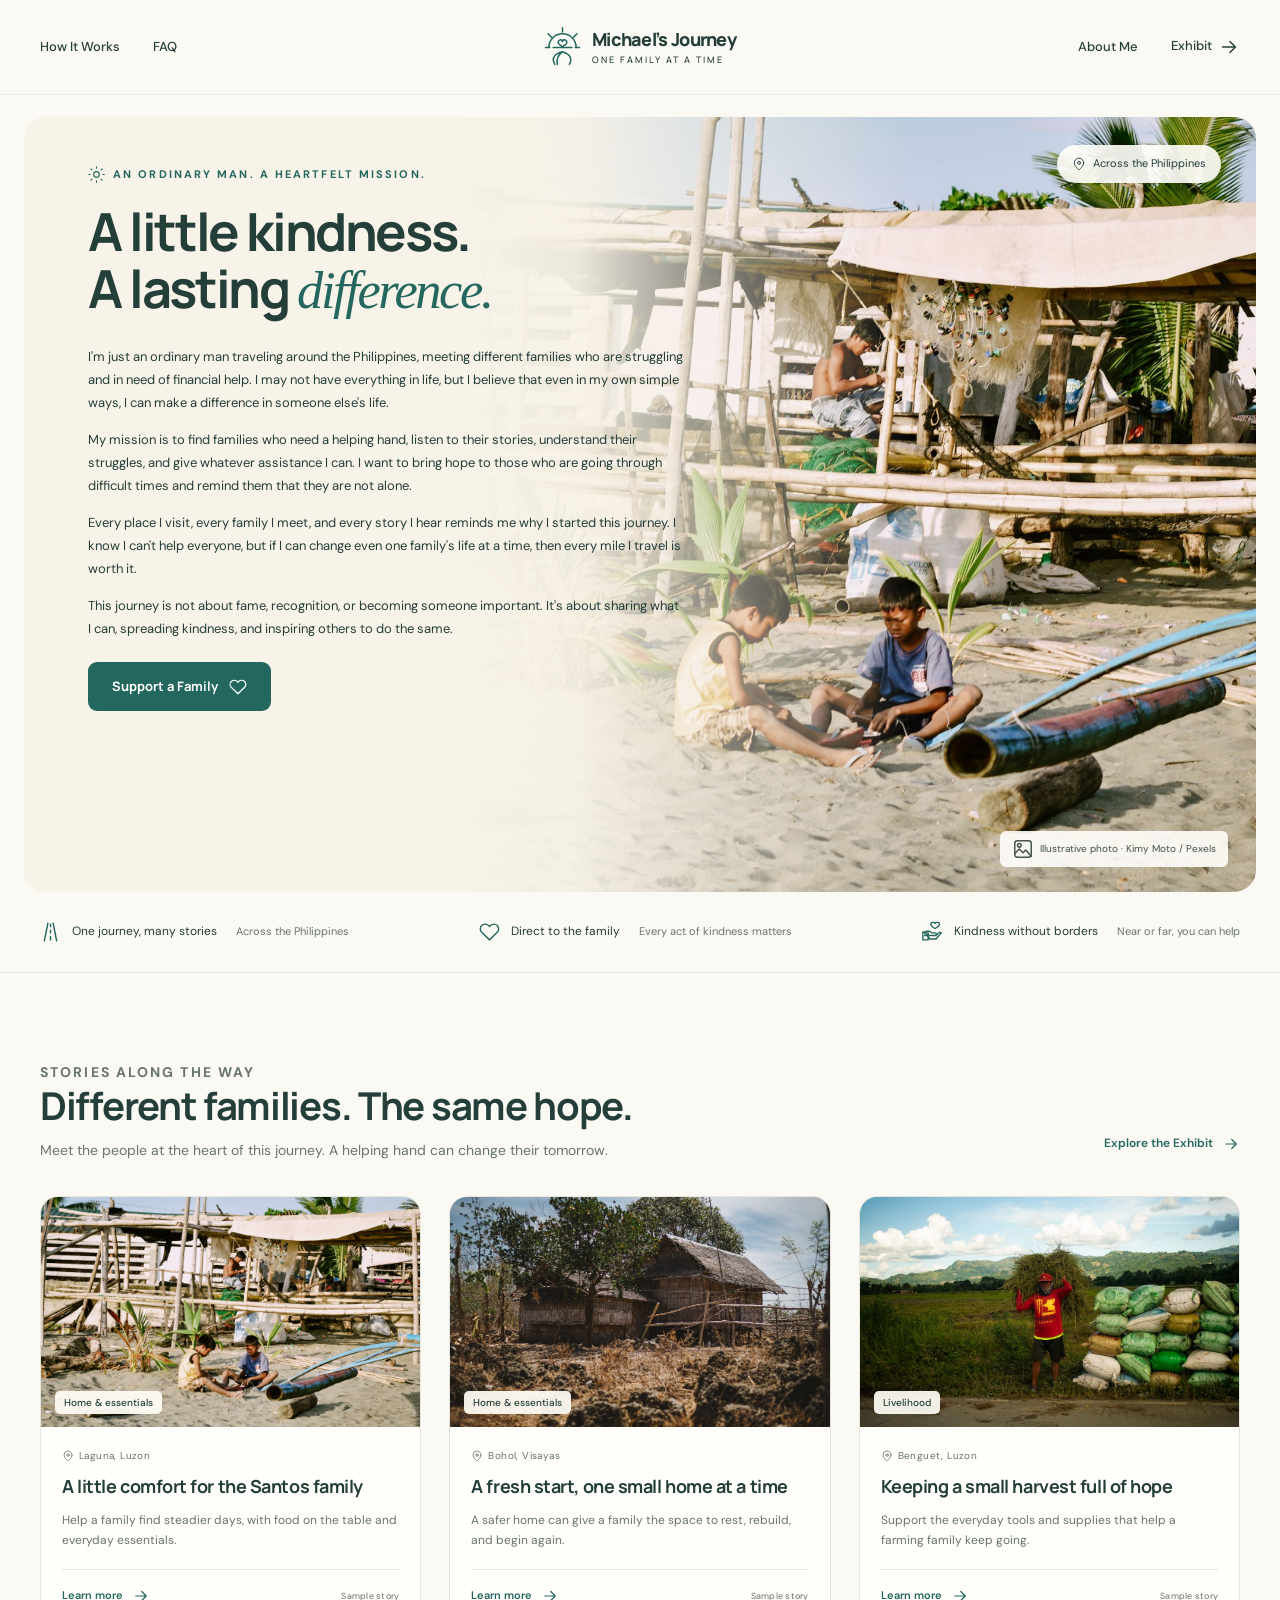
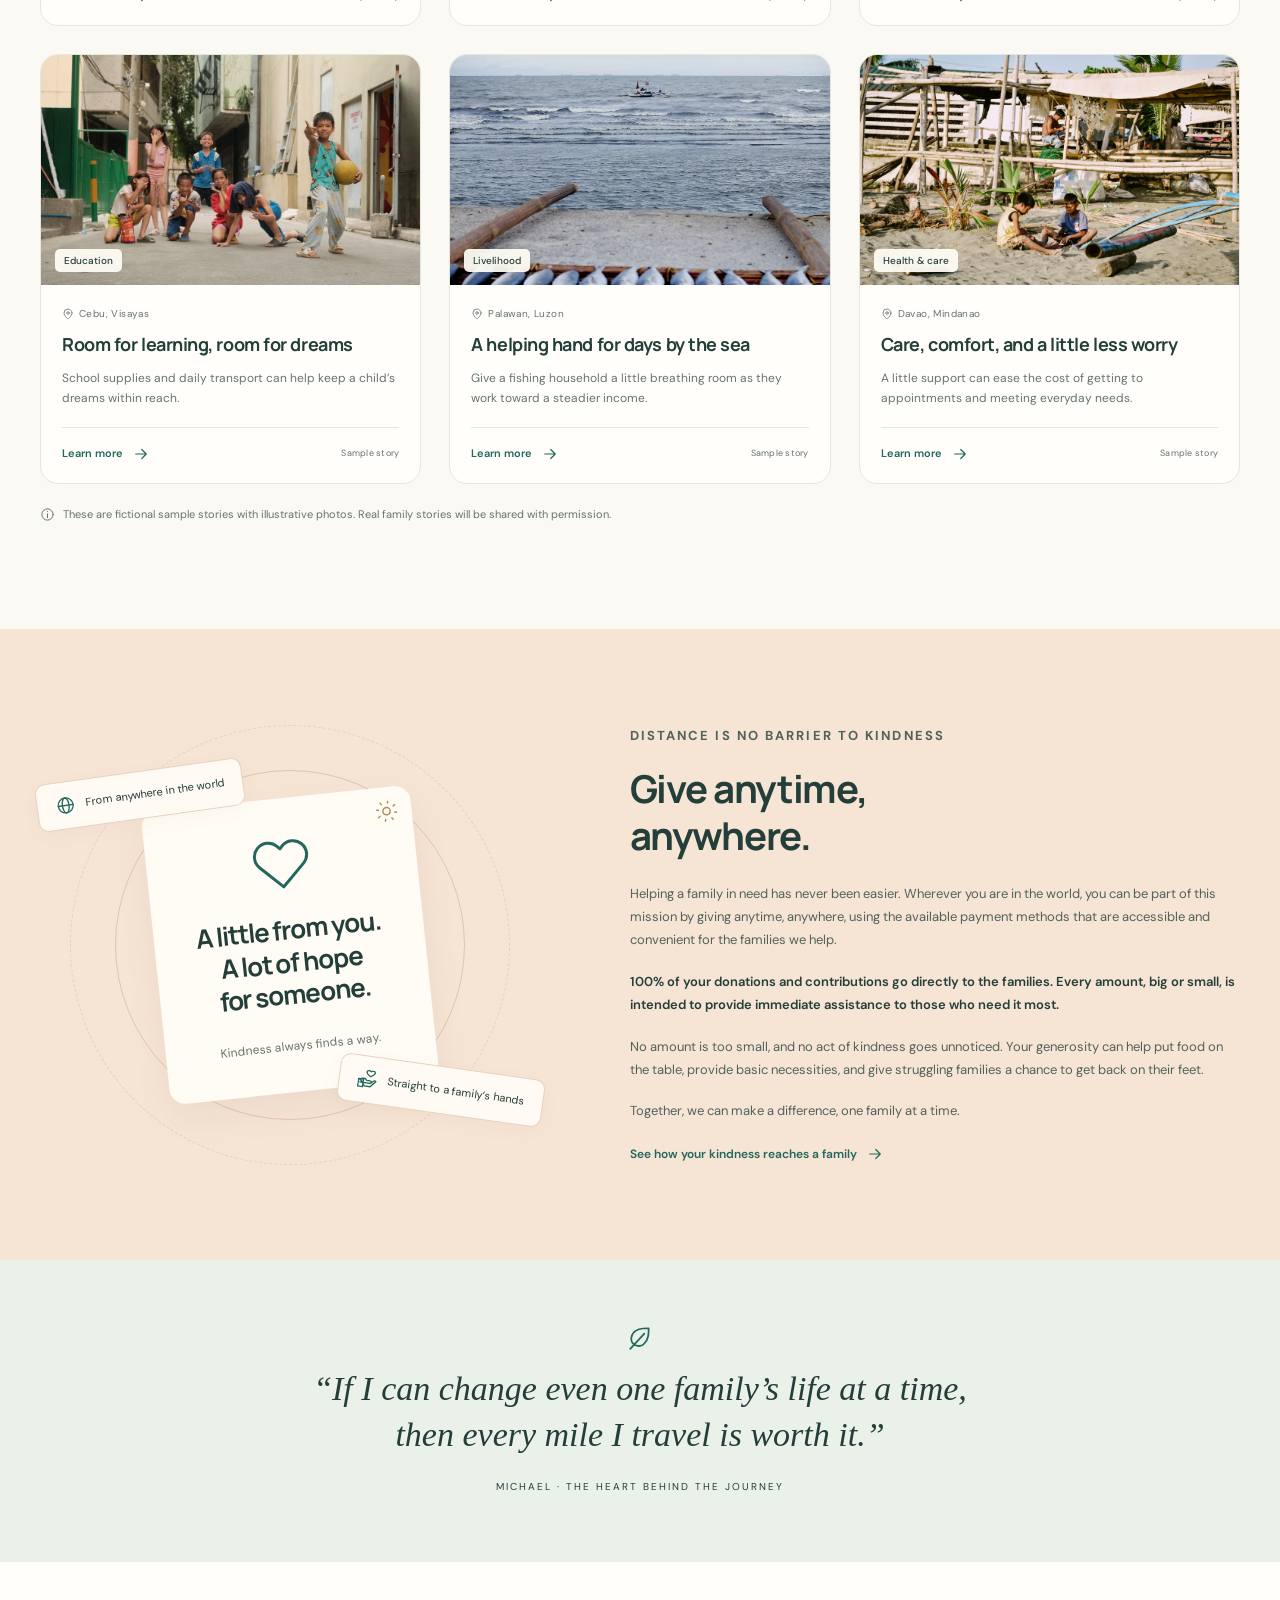
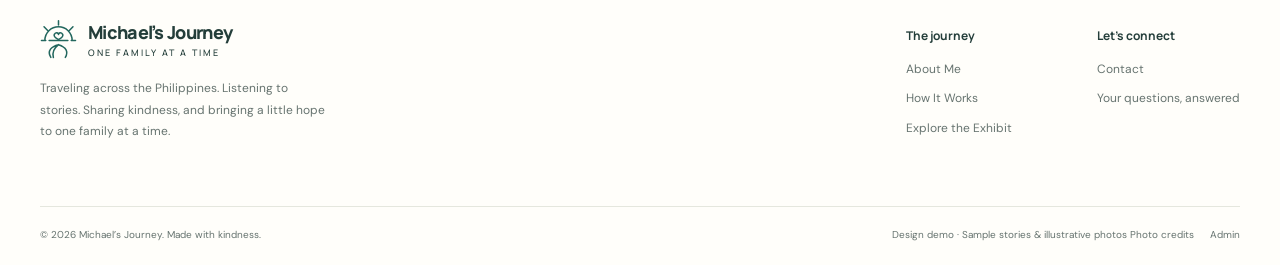
<file: index.html>
<!doctype html>
<html lang="en"><head><meta charset="utf-8"><meta name="viewport" content="width=device-width, initial-scale=1"><meta name="color-scheme" content="light"><meta name="description" content="Michael’s Journey — traveling across the Philippines, listening to family stories, and sharing kindness one family at a time. A local design demo."><meta name="referrer" content="strict-origin-when-cross-origin"><title>A little kindness. A lasting difference. | Michael’s Journey</title><link rel="icon" href="assets/favicon.svg" type="image/svg+xml"><link rel="stylesheet" href="assets/styles.css"><style>.sr-only{position:absolute;width:1px;height:1px;padding:0;margin:-1px;overflow:hidden;clip:rect(0,0,0,0);white-space:nowrap;border:0}</style><script src="assets/data.js" defer></script><script src="assets/common.js" defer></script><script src="assets/pages.js" defer></script></head><body data-page="home"><a class="skip-link" href="#main">Skip to content</a><header class="site-header"><div class="nav-wrap"><nav class="nav-left" aria-label="Information"><a class="nav-link" href="how-it-works.html">How It Works</a><a class="nav-link" href="faq.html">FAQ</a></nav><a class="brand" href="index.html" aria-label="Michael’s Journey — home"><svg class="brand-mark" viewBox="0 0 42 47" aria-hidden="true"><path d="M5 24a16 16 0 0 1 32 0M21 1v5M4 8l4 4m30-4-4 4M1 24h5m30 0h5M10 24h22"/><path d="M12 44c-5-8 1-13 9-15 9 3 12 8 8 15M21 29c-5 4-8 8-6 15"/><path d="M16 17c2-3 5-2 5 0 0-2 3-3 5 0 1 3-5 6-5 6s-6-3-5-6Z"/></svg><span>Michael’s Journey<small>One family at a time</small></span></a><nav class="nav-right" aria-label="Discover"><a class="nav-link" href="about.html">About Me</a><a class="nav-link" href="exhibit.html">Exhibit &nbsp;<svg class="" viewBox="0 0 24 24" aria-hidden="true"><use href="assets/icons.svg#arrow"></use></svg></a></nav><button class="mobile-toggle" aria-label="Open navigation" aria-expanded="false" aria-controls="mobile-nav"><svg class="" viewBox="0 0 24 24" aria-hidden="true"><use href="assets/icons.svg#menu"></use></svg></button></div><nav class="mobile-nav" id="mobile-nav" aria-label="Mobile navigation" hidden><a href="how-it-works.html">How It Works</a><a href="faq.html">FAQ</a><a href="about.html">About Me</a><a href="exhibit.html">Exhibit</a></nav></header><noscript><p class="noscript">Enable JavaScript to browse family stories, search the Exhibit, and use the local admin demo.</p></noscript><main id="main"><section class="hero" aria-labelledby="home-title"><img class="hero-photo" src="assets/images/family.jpg" alt="Three generations of women sharing a warm embrace outdoors — illustrative photo" fetchpriority="high"><div class="hero-content"><p class="eyebrow"><svg class="" viewBox="0 0 24 24" aria-hidden="true"><use href="assets/icons.svg#sun"></use></svg> An ordinary man. A heartfelt mission.</p><h1 id="home-title">A little kindness.<br>A lasting <em>difference.</em></h1><div class="intro"><p>I'm just an ordinary man traveling around the Philippines, meeting different families who are struggling and in need of financial help. I may not have everything in life, but I believe that even in my own simple ways, I can make a difference in someone else's life.</p><p>My mission is to find families who need a helping hand, listen to their stories, understand their struggles, and give whatever assistance I can. I want to bring hope to those who are going through difficult times and remind them that they are not alone.</p><p>Every place I visit, every family I meet, and every story I hear reminds me why I started this journey. I know I can't help everyone, but if I can change even one family's life at a time, then every mile I travel is worth it.</p><p>This journey is not about fame, recognition, or becoming someone important. It's about sharing what I can, spreading kindness, and inspiring others to do the same.</p></div><a class="btn" href="exhibit.html">Support a Family <svg class="" viewBox="0 0 24 24" aria-hidden="true"><use href="assets/icons.svg#heart"></use></svg></a></div><span class="journey-label"><svg class="" viewBox="0 0 24 24" aria-hidden="true"><use href="assets/icons.svg#pin"></use></svg> Across the Philippines</span><span class="hero-note"><svg class="" viewBox="0 0 24 24" aria-hidden="true"><use href="assets/icons.svg#image"></use></svg>Illustrative photo · Kimy Moto / Pexels</span></section><section class="values-strip" aria-label="The spirit of the journey"><div class="container values-inner"><div class="value"><svg class="" viewBox="0 0 24 24" aria-hidden="true"><use href="assets/icons.svg#road"></use></svg> One journey, many stories <small>Across the Philippines</small></div><div class="value"><svg class="" viewBox="0 0 24 24" aria-hidden="true"><use href="assets/icons.svg#heart"></use></svg> Direct to the family <small>Every act of kindness matters</small></div><div class="value"><svg class="" viewBox="0 0 24 24" aria-hidden="true"><use href="assets/icons.svg#hand"></use></svg> Kindness without borders <small>Near or far, you can help</small></div></div></section><section class="section container"><div class="section-heading"><div><p class="eyebrow">Stories along the way</p><h2>Different families. The same hope.</h2><p>Meet the people at the heart of this journey. A helping hand can change their tomorrow.</p></div><a class="text-link" href="exhibit.html">Explore the Exhibit <svg class="" viewBox="0 0 24 24" aria-hidden="true"><use href="assets/icons.svg#arrow"></use></svg></a></div><div id="home-stories" class="card-grid" aria-live="polite"><p class="loading">Gathering the stories…</p></div><p class="sample-note"><svg class="" viewBox="0 0 24 24" aria-hidden="true"><use href="assets/icons.svg#info"></use></svg>These are fictional sample stories with illustrative photos. Real family stories will be shared with permission.</p></section><section class="giving section"><div class="container giving-grid"><div class="giving-visual" aria-hidden="true"><div class="orbit"></div><div class="orbit two"></div><div class="giving-letter"><svg class="little-stamp" viewBox="0 0 24 24" aria-hidden="true"><use href="assets/icons.svg#sun"></use></svg><svg class="heart-large" viewBox="0 0 24 24" aria-hidden="true"><use href="assets/icons.svg#heart"></use></svg><h3>A little from you.<br>A lot of hope<br>for someone.</h3><p>Kindness always finds a way.</p></div><span class="orbit-tag tag-a"><svg class="" viewBox="0 0 24 24" aria-hidden="true"><use href="assets/icons.svg#globe"></use></svg>From anywhere in the world</span><span class="orbit-tag tag-b"><svg class="" viewBox="0 0 24 24" aria-hidden="true"><use href="assets/icons.svg#hand"></use></svg>Straight to a family’s hands</span></div><div class="giving-copy"><p class="eyebrow">Distance is no barrier to kindness</p><h2>Give anytime,<br>anywhere.</h2><p>Helping a family in need has never been easier. Wherever you are in the world, you can be part of this mission by giving anytime, anywhere, using the available payment methods that are accessible and convenient for the families we help.</p><p class="emphasis">100% of your donations and contributions go directly to the families. Every amount, big or small, is intended to provide immediate assistance to those who need it most.</p><p>No amount is too small, and no act of kindness goes unnoticed. Your generosity can help put food on the table, provide basic necessities, and give struggling families a chance to get back on their feet.</p><p>Together, we can make a difference, one family at a time.</p><a class="text-link" href="how-it-works.html">See how your kindness reaches a family <svg class="" viewBox="0 0 24 24" aria-hidden="true"><use href="assets/icons.svg#arrow"></use></svg></a></div></div></section><div class="quote-band"><svg class="" viewBox="0 0 24 24" aria-hidden="true"><use href="assets/icons.svg#leaf"></use></svg><p>“If I can change even one family’s life at a time,<br>then every mile I travel is worth it.”</p><small>Michael · The heart behind the journey</small></div></main><footer class="site-footer"><div class="container"><div class="footer-top"><div class="footer-about"><a class="brand" href="index.html" aria-label="Michael’s Journey — home"><svg class="brand-mark" viewBox="0 0 42 47" aria-hidden="true"><path d="M5 24a16 16 0 0 1 32 0M21 1v5M4 8l4 4m30-4-4 4M1 24h5m30 0h5M10 24h22"/><path d="M12 44c-5-8 1-13 9-15 9 3 12 8 8 15M21 29c-5 4-8 8-6 15"/><path d="M16 17c2-3 5-2 5 0 0-2 3-3 5 0 1 3-5 6-5 6s-6-3-5-6Z"/></svg><span>Michael’s Journey<small>One family at a time</small></span></a><p>Traveling across the Philippines. Listening to stories. Sharing kindness, and bringing a little hope to one family at a time.</p></div><div class="footer-links"><div><h4>The journey</h4><a href="about.html">About Me</a><a href="how-it-works.html">How It Works</a><a href="exhibit.html">Explore the Exhibit</a></div><div><h4>Let’s connect</h4><button data-contact>Contact</button><a href="faq.html">Your questions, answered</a></div></div></div><div class="footer-bottom"><span>© 2026 Michael’s Journey. Made with kindness.</span><span>Design demo · Sample stories &amp; illustrative photos <button data-credits>Photo credits</button><a href="admin.html">Admin</a></span></div></div></footer><dialog id="credits-dialog" class="modal"><button class="icon-btn dialog-close" data-close aria-label="Close photo credits"><svg class="" viewBox="0 0 24 24" aria-hidden="true"><use href="assets/icons.svg#x"></use></svg></button><p class="eyebrow">Made with real photographs</p><h2>Photo credits</h2><p>All photos are illustrative placeholders sourced from Pexels. The people pictured are not the fictional families in the sample stories and do not endorse this project.</p><ul><li><a href="https://www.pexels.com/photo/smiling-mother-and-daughters-hugging-19524029/" target="_blank" rel="noopener noreferrer">Kimy Moto — family embrace</a></li><li><a href="https://www.pexels.com/photo/asia-fujifilm-street-photo-street-photography-27848701/" target="_blank" rel="noopener noreferrer">Children in Manila</a></li><li><a href="https://www.pexels.com/photo/nipa-hut-house-beside-the-trees-4330942/" target="_blank" rel="noopener noreferrer">Nipa hut in the Philippines</a></li><li><a href="https://www.pexels.com/photo/farmer-carrying-harvest-in-rural-landscape-36440522/" target="_blank" rel="noopener noreferrer">Farmer carrying a harvest</a></li><li><a href="https://www.pexels.com/photo/fishing-boat-and-drying-fish-in-the-philippines-35230499/" target="_blank" rel="noopener noreferrer">Fishing boat and drying fish</a></li><li><a href="https://www.pexels.com/photo/aerial-photography-of-beautiful-paddy-field-6872748/" target="_blank" rel="noopener noreferrer">Rice terraces</a></li><li><a href="https://www.pexels.com/photo/fishing-boat-on-the-sea-9715021/" target="_blank" rel="noopener noreferrer">Fishing boat on the sea</a></li><li><a href="https://www.pexels.com/photo/a-family-smiling-at-the-camera-13017075/" target="_blank" rel="noopener noreferrer">Rendan Catipay — Baguio gathering</a></li></ul><p><a href="https://www.pexels.com/license/" target="_blank" rel="noopener noreferrer">Pexels license</a>. Images are resized for this demo. Fonts: DM Sans and Manrope, licensed under the SIL Open Font License.</p></dialog><dialog id="contact-dialog" class="modal"><button class="icon-btn dialog-close" data-close aria-label="Close contact information"><svg class="" viewBox="0 0 24 24" aria-hidden="true"><use href="assets/icons.svg#x"></use></svg></button><p class="eyebrow">Let’s stay connected</p><h2>A little kindness starts<br>with a conversation.</h2><p>This is a contact placeholder. Michael’s email address and social links will be added here when they are ready.</p><a class="text-link" href="about.html#contact">About this journey <svg class="" viewBox="0 0 24 24" aria-hidden="true"><use href="assets/icons.svg#arrow"></use></svg></a></dialog><div id="toast" class="toast" role="status" aria-live="polite" hidden></div></body></html>
</file>
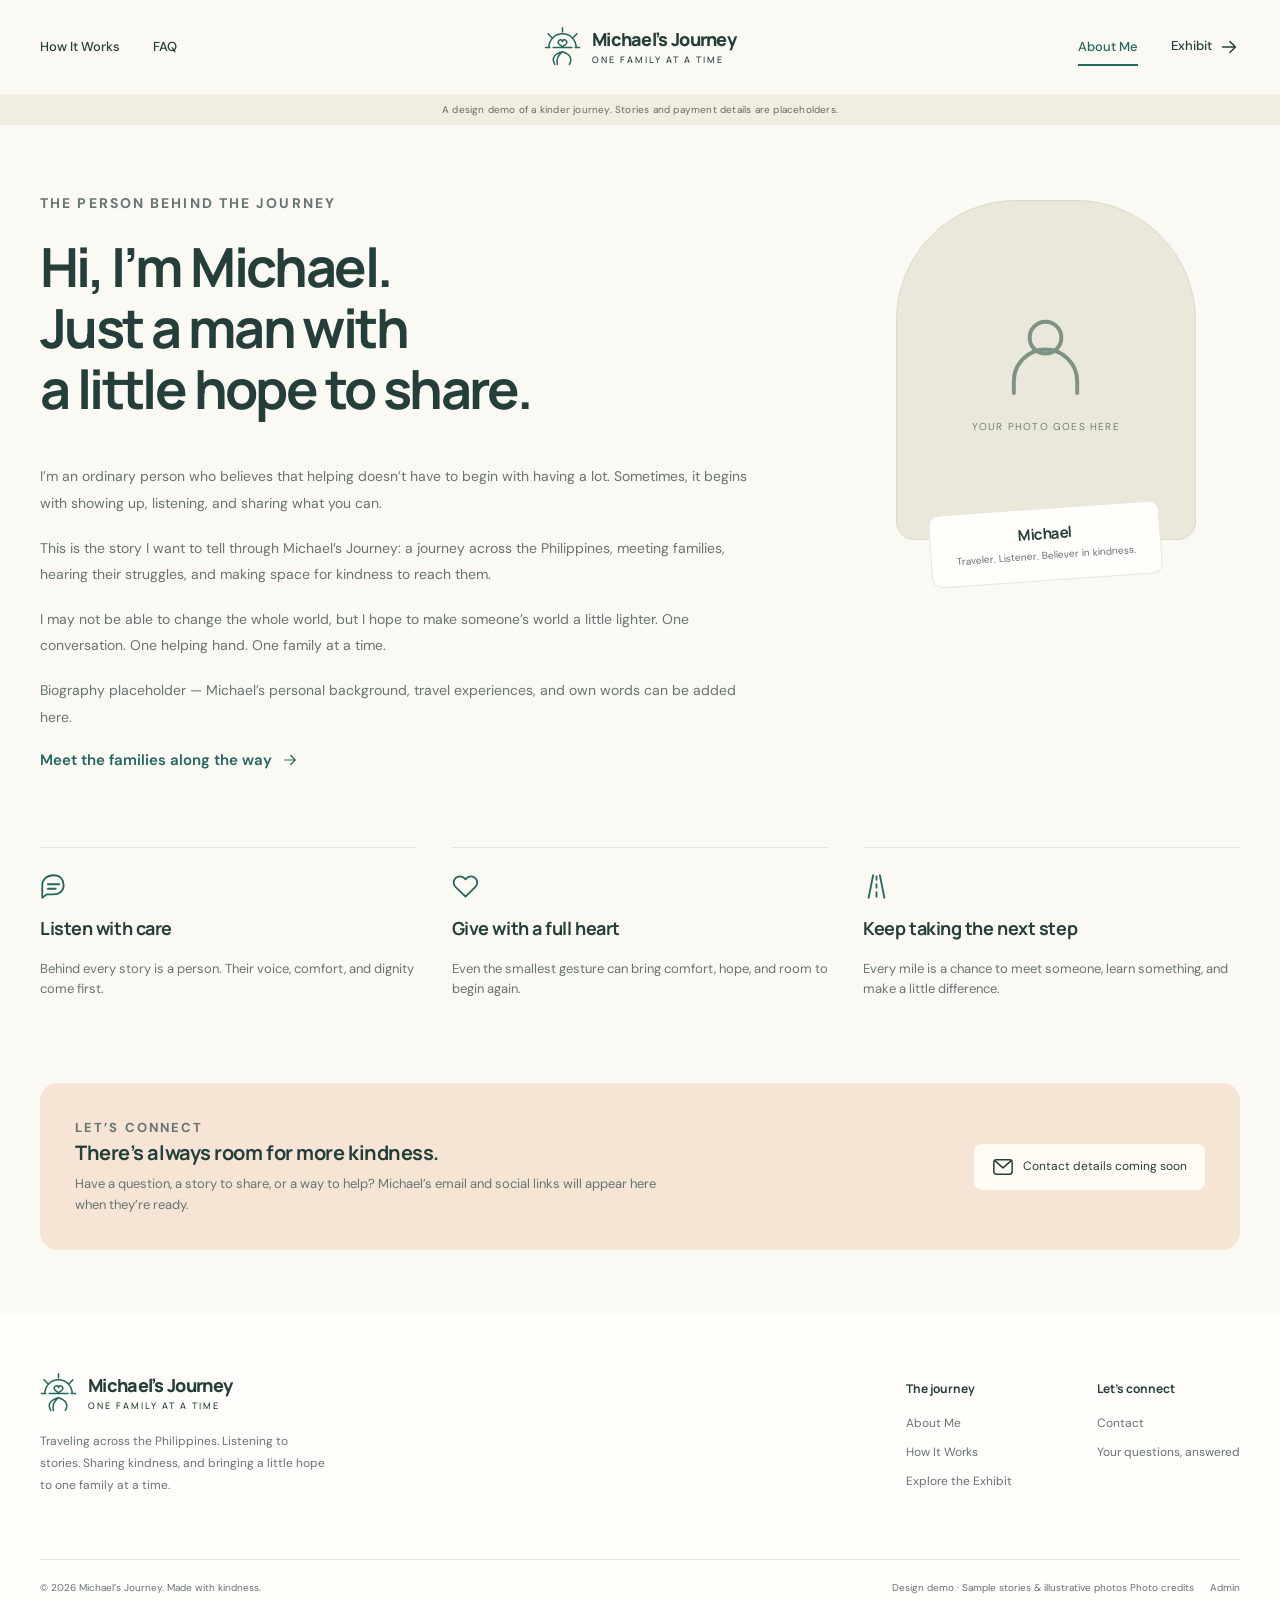
<file: about.html>
<!doctype html>
<html lang="en"><head><meta charset="utf-8"><meta name="viewport" content="width=device-width, initial-scale=1"><meta name="color-scheme" content="light"><meta name="description" content="Michael’s Journey — traveling across the Philippines, listening to family stories, and sharing kindness one family at a time. A local design demo."><meta name="referrer" content="strict-origin-when-cross-origin"><title>About Michael | Michael’s Journey</title><link rel="icon" href="assets/favicon.svg" type="image/svg+xml"><link rel="stylesheet" href="assets/styles.css"><style>.sr-only{position:absolute;width:1px;height:1px;padding:0;margin:-1px;overflow:hidden;clip:rect(0,0,0,0);white-space:nowrap;border:0}</style><script src="assets/data.js" defer></script><script src="assets/common.js" defer></script><script src="assets/pages.js" defer></script></head><body data-page="about"><a class="skip-link" href="#main">Skip to content</a><header class="site-header"><div class="nav-wrap"><nav class="nav-left" aria-label="Information"><a class="nav-link" href="how-it-works.html">How It Works</a><a class="nav-link" href="faq.html">FAQ</a></nav><a class="brand" href="index.html" aria-label="Michael’s Journey — home"><svg class="brand-mark" viewBox="0 0 42 47" aria-hidden="true"><path d="M5 24a16 16 0 0 1 32 0M21 1v5M4 8l4 4m30-4-4 4M1 24h5m30 0h5M10 24h22"/><path d="M12 44c-5-8 1-13 9-15 9 3 12 8 8 15M21 29c-5 4-8 8-6 15"/><path d="M16 17c2-3 5-2 5 0 0-2 3-3 5 0 1 3-5 6-5 6s-6-3-5-6Z"/></svg><span>Michael’s Journey<small>One family at a time</small></span></a><nav class="nav-right" aria-label="Discover"><a class="nav-link" href="about.html" aria-current="page">About Me</a><a class="nav-link" href="exhibit.html">Exhibit &nbsp;<svg class="" viewBox="0 0 24 24" aria-hidden="true"><use href="assets/icons.svg#arrow"></use></svg></a></nav><button class="mobile-toggle" aria-label="Open navigation" aria-expanded="false" aria-controls="mobile-nav"><svg class="" viewBox="0 0 24 24" aria-hidden="true"><use href="assets/icons.svg#menu"></use></svg></button></div><nav class="mobile-nav" id="mobile-nav" aria-label="Mobile navigation" hidden><a href="how-it-works.html">How It Works</a><a href="faq.html">FAQ</a><a href="about.html" aria-current="page">About Me</a><a href="exhibit.html">Exhibit</a></nav></header><noscript><p class="noscript">Enable JavaScript to browse family stories, search the Exhibit, and use the local admin demo.</p></noscript><main id="main"><div class="demo-ribbon">A design demo of a kinder journey. Stories and payment details are placeholders.</div><div class="container"><section class="about-main"><div><p class="eyebrow">The person behind the journey</p><h1>Hi, I’m Michael.<br>Just a man with<br>a little hope to share.</h1><p>I’m an ordinary person who believes that helping doesn’t have to begin with having a lot. Sometimes, it begins with showing up, listening, and sharing what you can.</p><p>This is the story I want to tell through Michael’s Journey: a journey across the Philippines, meeting families, hearing their struggles, and making space for kindness to reach them.</p><p>I may not be able to change the whole world, but I hope to make someone’s world a little lighter. One conversation. One helping hand. One family at a time.</p><p class="small muted">Biography placeholder — Michael’s personal background, travel experiences, and own words can be added here.</p><a class="text-link" href="exhibit.html">Meet the families along the way <svg class="" viewBox="0 0 24 24" aria-hidden="true"><use href="assets/icons.svg#arrow"></use></svg></a></div><div class="portrait-card"><div class="portrait-placeholder" role="img" aria-label="Placeholder for Michael’s portrait"><svg class="" viewBox="0 0 24 24" aria-hidden="true"><use href="assets/icons.svg#user"></use></svg><small>Your photo goes here</small></div><div class="portrait-caption"><h3>Michael</h3><p>Traveler. Listener. Believer in kindness.</p></div></div></section><div class="about-values"><div class="about-value"><svg class="" viewBox="0 0 24 24" aria-hidden="true"><use href="assets/icons.svg#chat"></use></svg><h3>Listen with care</h3><p>Behind every story is a person. Their voice, comfort, and dignity come first.</p></div><div class="about-value"><svg class="" viewBox="0 0 24 24" aria-hidden="true"><use href="assets/icons.svg#heart"></use></svg><h3>Give with a full heart</h3><p>Even the smallest gesture can bring comfort, hope, and room to begin again.</p></div><div class="about-value"><svg class="" viewBox="0 0 24 24" aria-hidden="true"><use href="assets/icons.svg#road"></use></svg><h3>Keep taking the next step</h3><p>Every mile is a chance to meet someone, learn something, and make a little difference.</p></div></div><section class="contact-box" id="contact"><div><p class="eyebrow">Let’s connect</p><h3>There’s always room for more kindness.</h3><p>Have a question, a story to share, or a way to help? Michael’s email and social links will appear here when they’re ready.</p></div><span class="contact-placeholder"><svg class="" viewBox="0 0 24 24" aria-hidden="true"><use href="assets/icons.svg#mail"></use></svg> &nbsp; Contact details coming soon</span></section><div style="height:65px"></div></div></main><footer class="site-footer"><div class="container"><div class="footer-top"><div class="footer-about"><a class="brand" href="index.html" aria-label="Michael’s Journey — home"><svg class="brand-mark" viewBox="0 0 42 47" aria-hidden="true"><path d="M5 24a16 16 0 0 1 32 0M21 1v5M4 8l4 4m30-4-4 4M1 24h5m30 0h5M10 24h22"/><path d="M12 44c-5-8 1-13 9-15 9 3 12 8 8 15M21 29c-5 4-8 8-6 15"/><path d="M16 17c2-3 5-2 5 0 0-2 3-3 5 0 1 3-5 6-5 6s-6-3-5-6Z"/></svg><span>Michael’s Journey<small>One family at a time</small></span></a><p>Traveling across the Philippines. Listening to stories. Sharing kindness, and bringing a little hope to one family at a time.</p></div><div class="footer-links"><div><h4>The journey</h4><a href="about.html">About Me</a><a href="how-it-works.html">How It Works</a><a href="exhibit.html">Explore the Exhibit</a></div><div><h4>Let’s connect</h4><button data-contact>Contact</button><a href="faq.html">Your questions, answered</a></div></div></div><div class="footer-bottom"><span>© 2026 Michael’s Journey. Made with kindness.</span><span>Design demo · Sample stories &amp; illustrative photos <button data-credits>Photo credits</button><a href="admin.html">Admin</a></span></div></div></footer><dialog id="credits-dialog" class="modal"><button class="icon-btn dialog-close" data-close aria-label="Close photo credits"><svg class="" viewBox="0 0 24 24" aria-hidden="true"><use href="assets/icons.svg#x"></use></svg></button><p class="eyebrow">Made with real photographs</p><h2>Photo credits</h2><p>All photos are illustrative placeholders sourced from Pexels. The people pictured are not the fictional families in the sample stories and do not endorse this project.</p><ul><li><a href="https://www.pexels.com/photo/smiling-mother-and-daughters-hugging-19524029/" target="_blank" rel="noopener noreferrer">Kimy Moto — family embrace</a></li><li><a href="https://www.pexels.com/photo/asia-fujifilm-street-photo-street-photography-27848701/" target="_blank" rel="noopener noreferrer">Children in Manila</a></li><li><a href="https://www.pexels.com/photo/nipa-hut-house-beside-the-trees-4330942/" target="_blank" rel="noopener noreferrer">Nipa hut in the Philippines</a></li><li><a href="https://www.pexels.com/photo/farmer-carrying-harvest-in-rural-landscape-36440522/" target="_blank" rel="noopener noreferrer">Farmer carrying a harvest</a></li><li><a href="https://www.pexels.com/photo/fishing-boat-and-drying-fish-in-the-philippines-35230499/" target="_blank" rel="noopener noreferrer">Fishing boat and drying fish</a></li><li><a href="https://www.pexels.com/photo/aerial-photography-of-beautiful-paddy-field-6872748/" target="_blank" rel="noopener noreferrer">Rice terraces</a></li><li><a href="https://www.pexels.com/photo/fishing-boat-on-the-sea-9715021/" target="_blank" rel="noopener noreferrer">Fishing boat on the sea</a></li><li><a href="https://www.pexels.com/photo/a-family-smiling-at-the-camera-13017075/" target="_blank" rel="noopener noreferrer">Rendan Catipay — Baguio gathering</a></li></ul><p><a href="https://www.pexels.com/license/" target="_blank" rel="noopener noreferrer">Pexels license</a>. Images are resized for this demo. Fonts: DM Sans and Manrope, licensed under the SIL Open Font License.</p></dialog><dialog id="contact-dialog" class="modal"><button class="icon-btn dialog-close" data-close aria-label="Close contact information"><svg class="" viewBox="0 0 24 24" aria-hidden="true"><use href="assets/icons.svg#x"></use></svg></button><p class="eyebrow">Let’s stay connected</p><h2>A little kindness starts<br>with a conversation.</h2><p>This is a contact placeholder. Michael’s email address and social links will be added here when they are ready.</p><a class="text-link" href="about.html#contact">About this journey <svg class="" viewBox="0 0 24 24" aria-hidden="true"><use href="assets/icons.svg#arrow"></use></svg></a></dialog><div id="toast" class="toast" role="status" aria-live="polite" hidden></div></body></html>
</file>
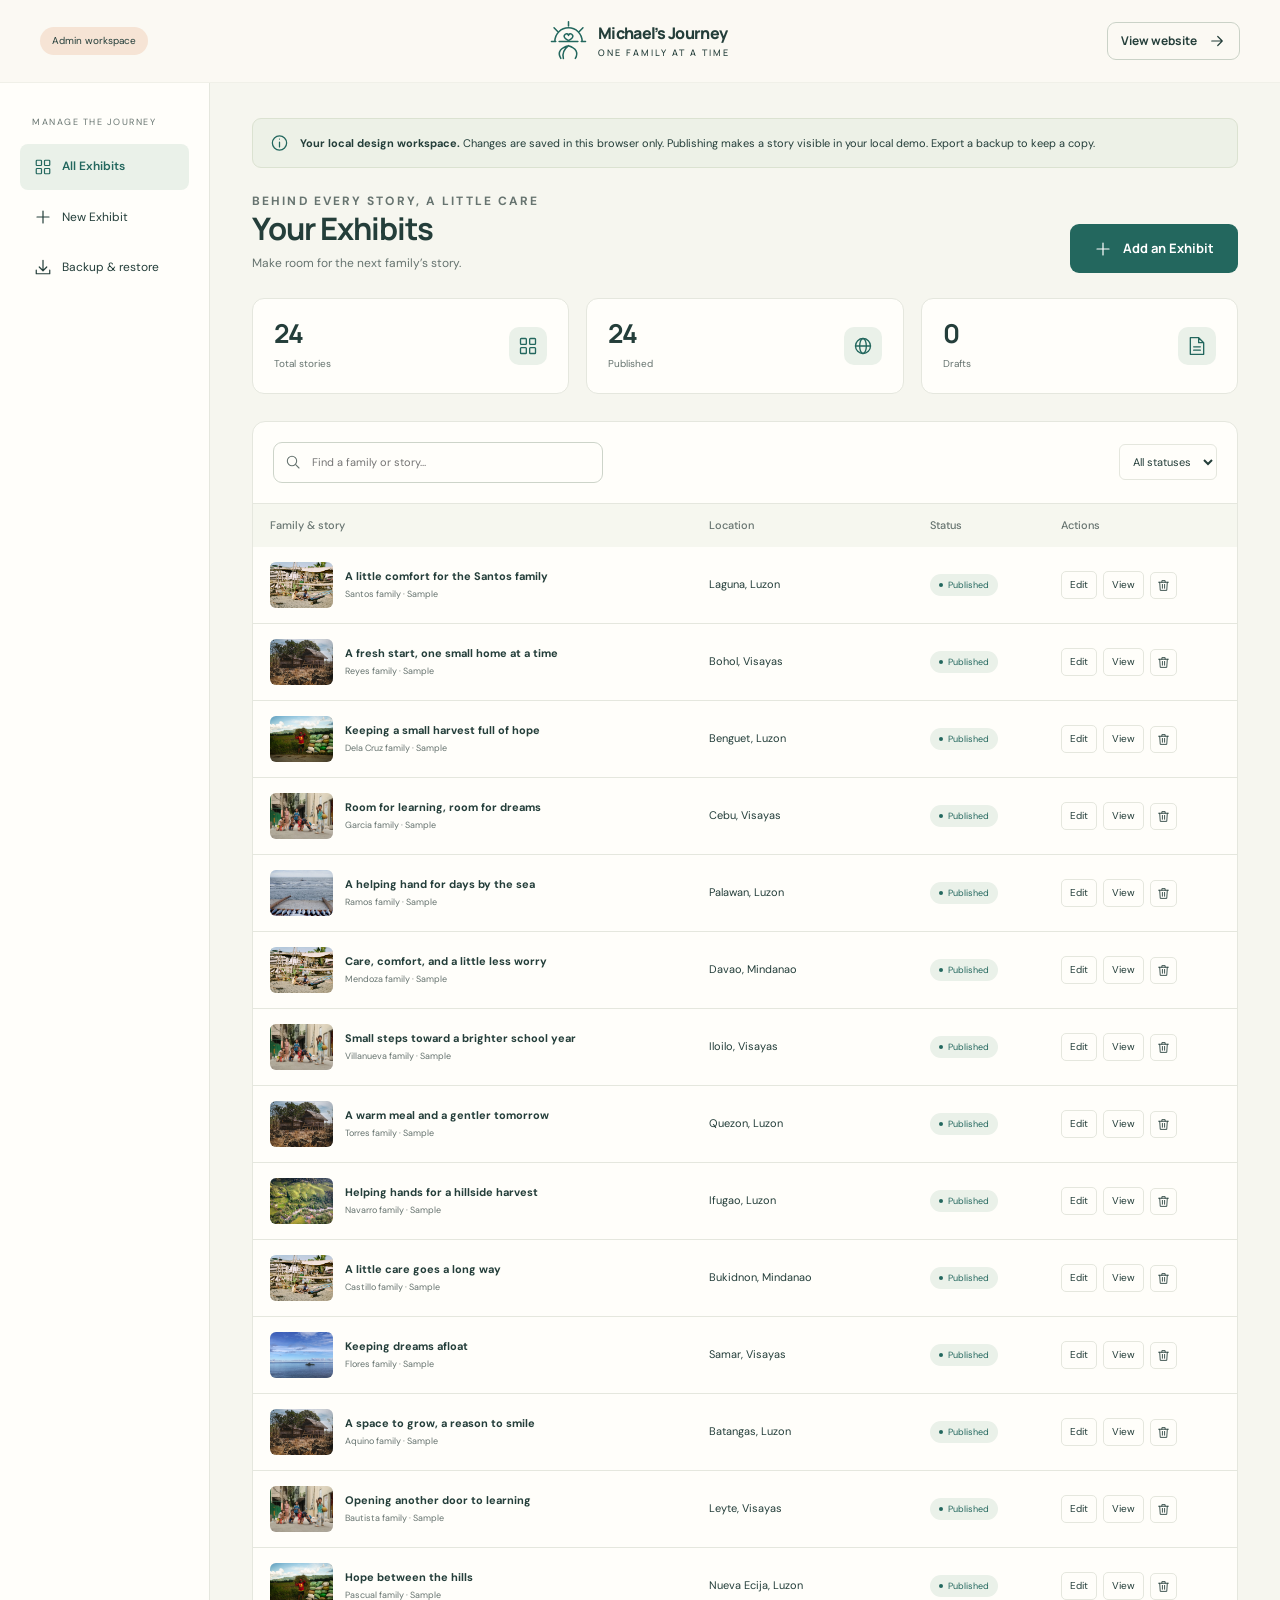
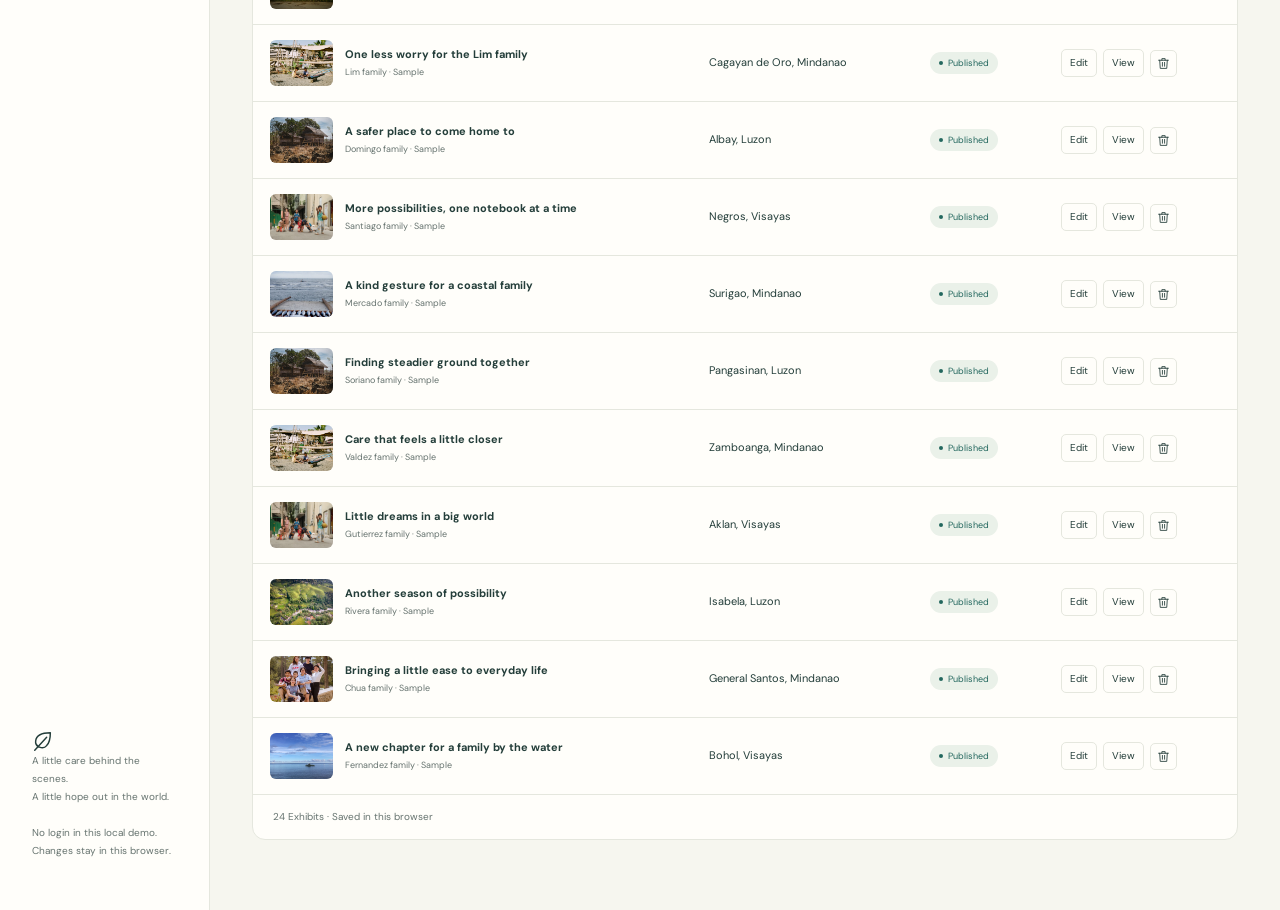
<file: admin.html>
<!doctype html>
<html lang="en"><head><meta charset="utf-8"><meta name="viewport" content="width=device-width, initial-scale=1"><meta name="color-scheme" content="light"><meta name="description" content="Michael’s Journey — traveling across the Philippines, listening to family stories, and sharing kindness one family at a time. A local design demo."><meta name="referrer" content="strict-origin-when-cross-origin"><title>Your Exhibits — Admin | Michael’s Journey</title><link rel="icon" href="assets/favicon.svg" type="image/svg+xml"><link rel="stylesheet" href="assets/styles.css"><style>.sr-only{position:absolute;width:1px;height:1px;padding:0;margin:-1px;overflow:hidden;clip:rect(0,0,0,0);white-space:nowrap;border:0}</style><script src="assets/data.js" defer></script><script src="assets/common.js" defer></script><script src="assets/admin.js" defer></script></head><body data-page="admin" class="admin-page"><a class="skip-link" href="#main">Skip to content</a><header class="site-header admin-header"><div class="nav-wrap"><div class="nav-left"><span class="pill">Admin workspace</span></div><a class="brand" href="index.html" aria-label="Michael’s Journey — home"><svg class="brand-mark" viewBox="0 0 42 47" aria-hidden="true"><path d="M5 24a16 16 0 0 1 32 0M21 1v5M4 8l4 4m30-4-4 4M1 24h5m30 0h5M10 24h22"/><path d="M12 44c-5-8 1-13 9-15 9 3 12 8 8 15M21 29c-5 4-8 8-6 15"/><path d="M16 17c2-3 5-2 5 0 0-2 3-3 5 0 1 3-5 6-5 6s-6-3-5-6Z"/></svg><span>Michael’s Journey<small>One family at a time</small></span></a><div class="nav-right"><a class="btn secondary small" href="exhibit.html">View website <svg class="" viewBox="0 0 24 24" aria-hidden="true"><use href="assets/icons.svg#arrow"></use></svg></a></div></div></header><noscript><p class="noscript">Enable JavaScript to browse family stories, search the Exhibit, and use the local admin demo.</p></noscript><div class="admin-shell"><aside class="admin-sidebar"><p class="sidebar-label">Manage the journey</p><button class="sidebar-link active" data-admin-view="list"><svg class="" viewBox="0 0 24 24" aria-hidden="true"><use href="assets/icons.svg#grid"></use></svg>All Exhibits</button><button class="sidebar-link" data-admin-view="editor"><svg class="" viewBox="0 0 24 24" aria-hidden="true"><use href="assets/icons.svg#plus"></use></svg>New Exhibit</button><button class="sidebar-link" data-admin-view="backup"><svg class="" viewBox="0 0 24 24" aria-hidden="true"><use href="assets/icons.svg#download"></use></svg>Backup & restore</button><div class="sidebar-footer"><svg class="" viewBox="0 0 24 24" aria-hidden="true"><use href="assets/icons.svg#leaf"></use></svg><p>A little care behind the scenes.<br>A little hope out in the world.</p><p>No login in this local demo.<br>Changes stay in this browser.</p></div></aside><main class="admin-main" id="main"><div class="admin-local-note"><svg class="" viewBox="0 0 24 24" aria-hidden="true"><use href="assets/icons.svg#info"></use></svg><span><strong>Your local design workspace.</strong> Changes are saved in this browser only. Publishing makes a story visible in your local demo. Export a backup to keep a copy.</span></div><div id="storage-warning" class="storage-warning" hidden></div><section id="admin-list"><div class="admin-titlebar"><div><p class="eyebrow">Behind every story, a little care</p><h1>Your Exhibits</h1><p>Make room for the next family’s story.</p></div><button class="btn" id="new-exhibit"><svg class="" viewBox="0 0 24 24" aria-hidden="true"><use href="assets/icons.svg#plus"></use></svg>Add an Exhibit</button></div><div class="admin-stats"><div class="stat-box"><div><strong id="stat-total">—</strong><span>Total stories</span></div><svg class="" viewBox="0 0 24 24" aria-hidden="true"><use href="assets/icons.svg#grid"></use></svg></div><div class="stat-box"><div><strong id="stat-published">—</strong><span>Published</span></div><svg class="" viewBox="0 0 24 24" aria-hidden="true"><use href="assets/icons.svg#globe"></use></svg></div><div class="stat-box"><div><strong id="stat-drafts">—</strong><span>Drafts</span></div><svg class="" viewBox="0 0 24 24" aria-hidden="true"><use href="assets/icons.svg#file"></use></svg></div></div><div class="admin-list-card"><div class="admin-list-tools"><label class="search-field"><svg class="" viewBox="0 0 24 24" aria-hidden="true"><use href="assets/icons.svg#search"></use></svg><input id="admin-search" type="search" aria-label="Find an Exhibit" placeholder="Find a family or story…"></label><select id="admin-status-filter" aria-label="Filter status"><option value="all">All statuses</option><option value="published">Published</option><option value="draft">Drafts</option></select></div><div class="admin-table-wrap"><table class="admin-table"><thead><tr><th>Family & story</th><th>Location</th><th>Status</th><th>Actions</th></tr></thead><tbody id="admin-rows"><tr><td colspan="4">Loading your stories…</td></tr></tbody></table></div><div class="admin-count" id="admin-count"></div></div></section><section id="admin-editor" hidden><div class="admin-titlebar"><div><p class="eyebrow">A new chapter in the journey</p><h1 id="editor-heading">Add an Exhibit</h1><p>Tell their story with care. Let their own voice lead.</p></div><button class="btn secondary small" id="cancel-edit"><svg class="" viewBox="0 0 24 24" aria-hidden="true"><use href="assets/icons.svg#left"></use></svg>Back to Exhibits</button></div><form id="exhibit-form"><div class="editor-layout"><div><section class="form-panel"><h2>The family & their story</h2><p class="muted">A title is enough to save a draft. Complete the required fields before publishing.</p><label class="field">Exhibit title *<input name="title" id="f-title" maxlength="120" required placeholder="A little hope for the…"><small>Give this family’s story a thoughtful, clear title.</small></label><div class="form-grid"><label class="field">Family / display name *<input name="family" id="f-family" maxlength="100" placeholder="The Santos family"></label><label class="field">Location *<input name="location" id="f-location" maxlength="120" placeholder="Town or province, Philippines"></label></div><div class="form-grid"><label class="field">Island group *<select name="region" id="f-region"><option value="">Choose an island group</option><option>Luzon</option><option>Visayas</option><option>Mindanao</option></select></label><label class="field">Kind of support<select name="category" id="f-category"><option>Home &amp; essentials</option><option>Education</option><option>Health &amp; care</option><option>Livelihood</option></select></label></div><label class="field">A brief introduction *<textarea name="summary" id="f-summary" maxlength="300" rows="3" placeholder="A few sentences for the Exhibit card…"></textarea><small>Up to 300 characters. This appears below the title in the Exhibit.</small></label><label class="field">Their story *<textarea name="story" id="f-story" maxlength="20000" rows="12" placeholder="Introduce the family. Share their story, their needs, and what a helping hand could mean to them…"></textarea><small>Separate paragraphs with a blank line. Text is displayed as written.</small></label></section><section class="form-panel"><h2>Photos & videos</h2><p class="muted">Add several photos, uploaded videos, and YouTube links. Choose one photo as the cover.</p><label class="file-drop"><svg class="" viewBox="0 0 24 24" aria-hidden="true"><use href="assets/icons.svg#upload"></use></svg><strong>Choose photos or video files</strong><small>Photos: JPG, PNG, WebP, GIF · up to 8 MB each<br>Videos: MP4, WebM, OGG · up to 50 MB each · 24 items total</small><input id="f-media" type="file" multiple accept="image/jpeg,image/png,image/webp,image/gif,video/mp4,video/webm,video/ogg" aria-label="Upload photos and videos"></label><div class="media-previews" id="media-previews"></div><div class="youtube-row" style="margin-top:22px"><label class="field">YouTube video link<input id="f-youtube" type="url" placeholder="https://www.youtube.com/watch?v=…"></label><button class="btn secondary small" id="add-youtube" type="button"><svg class="" viewBox="0 0 24 24" aria-hidden="true"><use href="assets/icons.svg#plus"></use></svg>Add video</button></div></section><section class="form-panel"><h2>Payment methods</h2><p class="muted">Enter only the details the family has given permission to share. No donation totals or goals are collected.</p><label class="field">QR payment method<input id="f-qr-label" maxlength="80" placeholder="e.g. GCash, Maya, or QR Ph"></label><label class="file-drop"><svg class="" viewBox="0 0 24 24" aria-hidden="true"><use href="assets/icons.svg#qr"></use></svg><strong>Choose a QR-code image</strong><small>JPG, PNG, or WebP · up to 8 MB</small><input id="f-qr" type="file" accept="image/jpeg,image/png,image/webp" aria-label="Upload a QR code image"></label><div id="qr-preview" class="media-previews"></div><div class="form-grid" style="margin-top:23px"><label class="field">Bank / service name<input id="f-bank" maxlength="100" placeholder="Bank name"></label><label class="field">Account holder’s name<input id="f-account-name" maxlength="120" placeholder="As shown on the account"></label></div><label class="field">Account number<input id="f-account-number" maxlength="100" type="text" placeholder="Account number"></label><div class="form-grid"><label class="field">Other payment option<input id="f-other-label" maxlength="100" placeholder="e.g. an international transfer service"></label><label class="field">Payment website link (optional)<input id="f-other-url" type="url" maxlength="1000" placeholder="https://…"></label></div><label class="field">Other payment details / instructions<textarea id="f-other-details" rows="4" maxlength="2500" placeholder="Recipient details or instructions the family has approved…"></textarea></label></section></div><aside class="editor-aside"><section class="form-panel"><h2>Ready to share?</h2><p class="muted">A published Exhibit appears in this browser’s local website.</p><label class="check-row"><input id="f-consent" type="checkbox"><span>I have permission to share this family’s story, photos, videos, and payment details.</span></label><label class="check-row"><input id="f-sample" type="checkbox" checked><span>This is a sample / demonstration story.</span></label><div class="editor-actions"><button class="btn" type="submit" id="publish-exhibit"><svg class="" viewBox="0 0 24 24" aria-hidden="true"><use href="assets/icons.svg#globe"></use></svg>Publish Exhibit</button><button class="btn secondary" type="button" id="save-draft"><svg class="" viewBox="0 0 24 24" aria-hidden="true"><use href="assets/icons.svg#file"></use></svg>Save as draft</button></div><p id="form-status" class="form-status" role="status" aria-live="polite"></p></section><section class="form-panel"><p class="eyebrow">Card preview</p><div id="cover-preview" class="preview-empty">Your cover photo</div><h3 id="preview-title" class="preview-title">Your family’s story begins here</h3><p id="preview-summary" class="preview-summary">A short introduction will appear here.</p><span id="preview-location" class="location"><svg class="" viewBox="0 0 24 24" aria-hidden="true"><use href="assets/icons.svg#pin"></use></svg>Somewhere in the Philippines</span></section></aside></div></form></section><section id="admin-backup" hidden><div class="admin-titlebar"><div><p class="eyebrow">Keep a little copy of the journey</p><h1>Backup & restore</h1><p>Your stories and uploads, together in one file.</p></div></div><div class="backup-grid"><section class="form-panel"><h2>Take your stories with you.</h2><p>Download a JSON backup of all Exhibits, drafts, payment details, and uploaded photos and videos. Keep it somewhere you can find it again.</p><button id="export-backup" class="btn"><svg class="" viewBox="0 0 24 24" aria-hidden="true"><use href="assets/icons.svg#download"></use></svg>Export backup</button><p class="form-status" id="export-status" role="status"></p></section><section class="form-panel"><h2>Pick up where you left off.</h2><p>Restore a backup you exported from this demo. Restoring replaces all stories and uploads in this browser. Export your current work first if you want to keep it.</p><button id="import-backup" class="btn secondary"><svg class="" viewBox="0 0 24 24" aria-hidden="true"><use href="assets/icons.svg#upload"></use></svg>Choose a backup</button><input id="import-file" class="import-input" type="file" accept="application/json,.json"><p class="form-status" id="import-status" role="status"></p></section></div><section class="form-panel narrow"><h2>A few useful things to know</h2><ul class="help-list"><li>Use START-WEBSITE.cmd for consistent storage across all seven pages.</li><li>Use the same browser and the same local website address each time.</li><li>Clearing browser data also clears this demo’s stories and uploads.</li><li>The files in your website folder are not changed by the admin.</li><li>“Published” means visible in your local demo; it does not upload anything to the internet.</li><li>Uploaded videos stay in your browser. YouTube playback requires an internet connection and may depend on the video’s embedding settings.</li><li>A future online version will need shared storage and a protected admin account.</li></ul></section></section></main></div><dialog id="confirm-dialog" class="modal"><h2 id="confirm-title">Please confirm</h2><p id="confirm-message"></p><div class="modal-actions"><button class="btn secondary" id="confirm-cancel">Cancel</button><button class="btn" id="confirm-ok">Continue</button></div></dialog><dialog id="credits-dialog" class="modal"><button class="icon-btn dialog-close" data-close aria-label="Close photo credits"><svg class="" viewBox="0 0 24 24" aria-hidden="true"><use href="assets/icons.svg#x"></use></svg></button><p class="eyebrow">Made with real photographs</p><h2>Photo credits</h2><p>All photos are illustrative placeholders sourced from Pexels. The people pictured are not the fictional families in the sample stories and do not endorse this project.</p><ul><li><a href="https://www.pexels.com/photo/smiling-mother-and-daughters-hugging-19524029/" target="_blank" rel="noopener noreferrer">Kimy Moto — family embrace</a></li><li><a href="https://www.pexels.com/photo/asia-fujifilm-street-photo-street-photography-27848701/" target="_blank" rel="noopener noreferrer">Children in Manila</a></li><li><a href="https://www.pexels.com/photo/nipa-hut-house-beside-the-trees-4330942/" target="_blank" rel="noopener noreferrer">Nipa hut in the Philippines</a></li><li><a href="https://www.pexels.com/photo/farmer-carrying-harvest-in-rural-landscape-36440522/" target="_blank" rel="noopener noreferrer">Farmer carrying a harvest</a></li><li><a href="https://www.pexels.com/photo/fishing-boat-and-drying-fish-in-the-philippines-35230499/" target="_blank" rel="noopener noreferrer">Fishing boat and drying fish</a></li><li><a href="https://www.pexels.com/photo/aerial-photography-of-beautiful-paddy-field-6872748/" target="_blank" rel="noopener noreferrer">Rice terraces</a></li><li><a href="https://www.pexels.com/photo/fishing-boat-on-the-sea-9715021/" target="_blank" rel="noopener noreferrer">Fishing boat on the sea</a></li><li><a href="https://www.pexels.com/photo/a-family-smiling-at-the-camera-13017075/" target="_blank" rel="noopener noreferrer">Rendan Catipay — Baguio gathering</a></li></ul><p><a href="https://www.pexels.com/license/" target="_blank" rel="noopener noreferrer">Pexels license</a>. Images are resized for this demo. Fonts: DM Sans and Manrope, licensed under the SIL Open Font License.</p></dialog><dialog id="contact-dialog" class="modal"><button class="icon-btn dialog-close" data-close aria-label="Close contact information"><svg class="" viewBox="0 0 24 24" aria-hidden="true"><use href="assets/icons.svg#x"></use></svg></button><p class="eyebrow">Let’s stay connected</p><h2>A little kindness starts<br>with a conversation.</h2><p>This is a contact placeholder. Michael’s email address and social links will be added here when they are ready.</p><a class="text-link" href="about.html#contact">About this journey <svg class="" viewBox="0 0 24 24" aria-hidden="true"><use href="assets/icons.svg#arrow"></use></svg></a></dialog><div id="toast" class="toast" role="status" aria-live="polite" hidden></div></body></html>
</file>
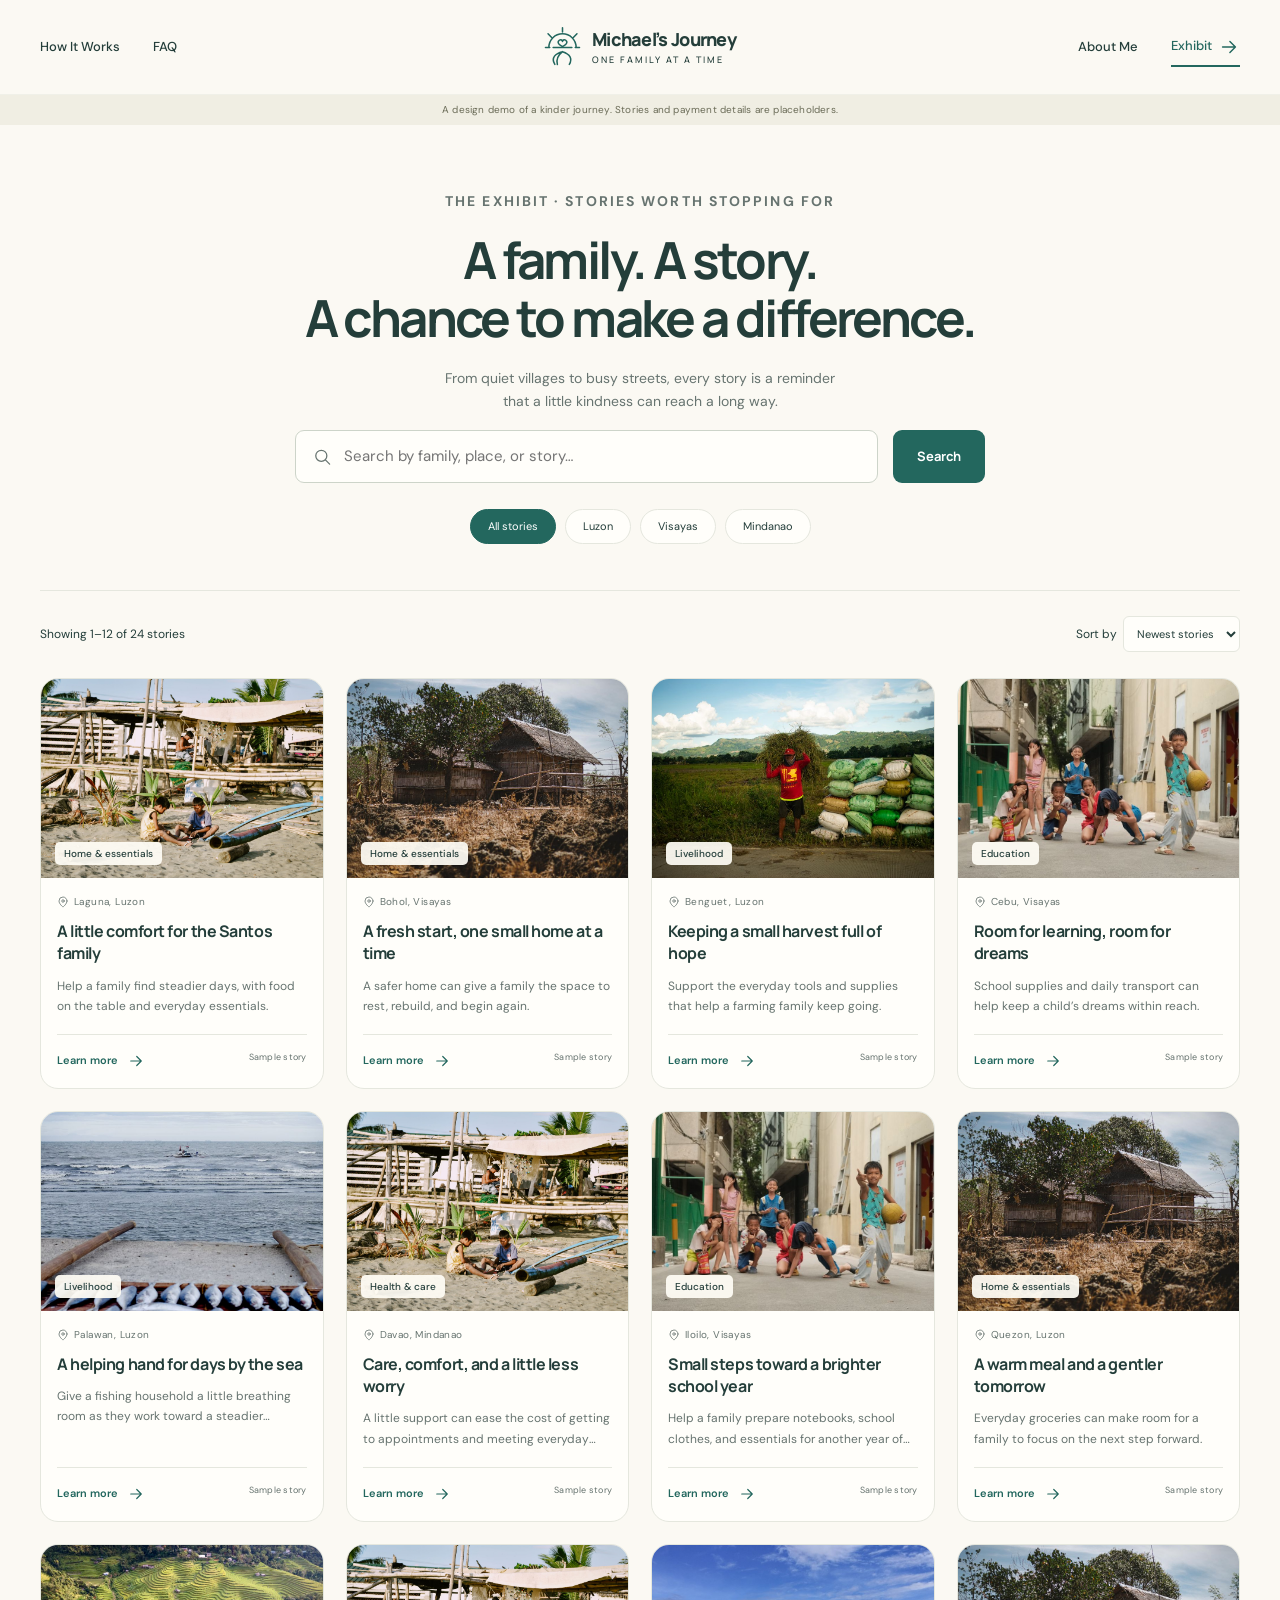
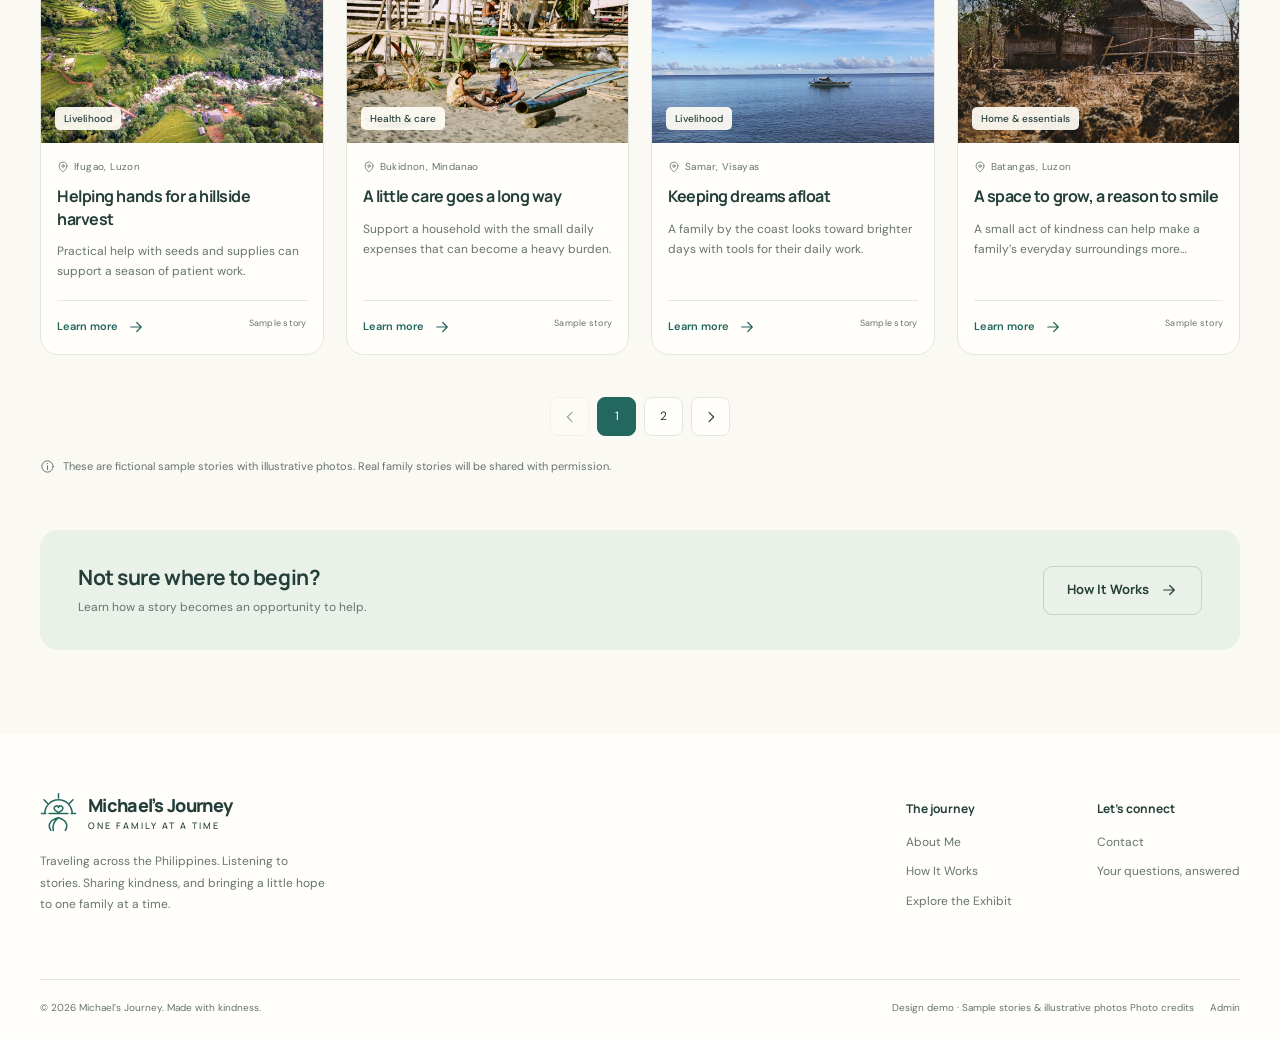
<file: exhibit.html>
<!doctype html>
<html lang="en"><head><meta charset="utf-8"><meta name="viewport" content="width=device-width, initial-scale=1"><meta name="color-scheme" content="light"><meta name="description" content="Michael’s Journey — traveling across the Philippines, listening to family stories, and sharing kindness one family at a time. A local design demo."><meta name="referrer" content="strict-origin-when-cross-origin"><title>The Exhibit | Michael’s Journey</title><link rel="icon" href="assets/favicon.svg" type="image/svg+xml"><link rel="stylesheet" href="assets/styles.css"><style>.sr-only{position:absolute;width:1px;height:1px;padding:0;margin:-1px;overflow:hidden;clip:rect(0,0,0,0);white-space:nowrap;border:0}</style><script src="assets/data.js" defer></script><script src="assets/common.js" defer></script><script src="assets/pages.js" defer></script></head><body data-page="exhibit"><a class="skip-link" href="#main">Skip to content</a><header class="site-header"><div class="nav-wrap"><nav class="nav-left" aria-label="Information"><a class="nav-link" href="how-it-works.html">How It Works</a><a class="nav-link" href="faq.html">FAQ</a></nav><a class="brand" href="index.html" aria-label="Michael’s Journey — home"><svg class="brand-mark" viewBox="0 0 42 47" aria-hidden="true"><path d="M5 24a16 16 0 0 1 32 0M21 1v5M4 8l4 4m30-4-4 4M1 24h5m30 0h5M10 24h22"/><path d="M12 44c-5-8 1-13 9-15 9 3 12 8 8 15M21 29c-5 4-8 8-6 15"/><path d="M16 17c2-3 5-2 5 0 0-2 3-3 5 0 1 3-5 6-5 6s-6-3-5-6Z"/></svg><span>Michael’s Journey<small>One family at a time</small></span></a><nav class="nav-right" aria-label="Discover"><a class="nav-link" href="about.html">About Me</a><a class="nav-link" href="exhibit.html" aria-current="page">Exhibit &nbsp;<svg class="" viewBox="0 0 24 24" aria-hidden="true"><use href="assets/icons.svg#arrow"></use></svg></a></nav><button class="mobile-toggle" aria-label="Open navigation" aria-expanded="false" aria-controls="mobile-nav"><svg class="" viewBox="0 0 24 24" aria-hidden="true"><use href="assets/icons.svg#menu"></use></svg></button></div><nav class="mobile-nav" id="mobile-nav" aria-label="Mobile navigation" hidden><a href="how-it-works.html">How It Works</a><a href="faq.html">FAQ</a><a href="about.html">About Me</a><a href="exhibit.html" aria-current="page">Exhibit</a></nav></header><noscript><p class="noscript">Enable JavaScript to browse family stories, search the Exhibit, and use the local admin demo.</p></noscript><main id="main"><div class="demo-ribbon">A design demo of a kinder journey. Stories and payment details are placeholders.</div><section class="page-intro"><p class="eyebrow">The Exhibit · Stories worth stopping for</p><h1>A family. A story.<br>A chance to make a difference.</h1><p>From quiet villages to busy streets, every story is a reminder<br>that a little kindness can reach a long way.</p><form class="search-bar" id="exhibit-search" role="search"><label class="search-field"><span class="sr-only">Search family stories</span><svg class="" viewBox="0 0 24 24" aria-hidden="true"><use href="assets/icons.svg#search"></use></svg><input type="search" id="search-query" disabled placeholder="Search by family, place, or story…" aria-label="Search by family, place, or story"></label><button class="btn" type="submit" disabled>Search</button></form><div class="filters" role="group" aria-label="Filter by island group"><button class="pill active" disabled data-region="" aria-pressed="true">All stories</button><button class="pill" disabled data-region="Luzon" aria-pressed="false">Luzon</button><button class="pill" disabled data-region="Visayas" aria-pressed="false">Visayas</button><button class="pill" disabled data-region="Mindanao" aria-pressed="false">Mindanao</button></div></section><section class="container exhibit-section"><div class="exhibit-toolbar"><span id="results-count" role="status">Gathering the stories…</span><label>Sort by &nbsp;<select id="sort-stories" disabled><option value="newest">Newest stories</option><option value="oldest">Oldest stories</option><option value="title">Title, A–Z</option></select></label></div><div class="card-grid exhibit-grid" id="exhibit-stories"><p class="loading">Loading the Exhibit…</p></div><nav class="pagination" id="pagination" aria-label="Exhibit pages"></nav><p class="sample-note"><svg class="" viewBox="0 0 24 24" aria-hidden="true"><use href="assets/icons.svg#info"></use></svg>These are fictional sample stories with illustrative photos. Real family stories will be shared with permission.</p><div class="mini-cta"><div><h3>Not sure where to begin?</h3><p>Learn how a story becomes an opportunity to help.</p></div><a class="btn secondary" href="how-it-works.html">How It Works <svg class="" viewBox="0 0 24 24" aria-hidden="true"><use href="assets/icons.svg#arrow"></use></svg></a></div></section></main><footer class="site-footer"><div class="container"><div class="footer-top"><div class="footer-about"><a class="brand" href="index.html" aria-label="Michael’s Journey — home"><svg class="brand-mark" viewBox="0 0 42 47" aria-hidden="true"><path d="M5 24a16 16 0 0 1 32 0M21 1v5M4 8l4 4m30-4-4 4M1 24h5m30 0h5M10 24h22"/><path d="M12 44c-5-8 1-13 9-15 9 3 12 8 8 15M21 29c-5 4-8 8-6 15"/><path d="M16 17c2-3 5-2 5 0 0-2 3-3 5 0 1 3-5 6-5 6s-6-3-5-6Z"/></svg><span>Michael’s Journey<small>One family at a time</small></span></a><p>Traveling across the Philippines. Listening to stories. Sharing kindness, and bringing a little hope to one family at a time.</p></div><div class="footer-links"><div><h4>The journey</h4><a href="about.html">About Me</a><a href="how-it-works.html">How It Works</a><a href="exhibit.html">Explore the Exhibit</a></div><div><h4>Let’s connect</h4><button data-contact>Contact</button><a href="faq.html">Your questions, answered</a></div></div></div><div class="footer-bottom"><span>© 2026 Michael’s Journey. Made with kindness.</span><span>Design demo · Sample stories &amp; illustrative photos <button data-credits>Photo credits</button><a href="admin.html">Admin</a></span></div></div></footer><dialog id="credits-dialog" class="modal"><button class="icon-btn dialog-close" data-close aria-label="Close photo credits"><svg class="" viewBox="0 0 24 24" aria-hidden="true"><use href="assets/icons.svg#x"></use></svg></button><p class="eyebrow">Made with real photographs</p><h2>Photo credits</h2><p>All photos are illustrative placeholders sourced from Pexels. The people pictured are not the fictional families in the sample stories and do not endorse this project.</p><ul><li><a href="https://www.pexels.com/photo/smiling-mother-and-daughters-hugging-19524029/" target="_blank" rel="noopener noreferrer">Kimy Moto — family embrace</a></li><li><a href="https://www.pexels.com/photo/asia-fujifilm-street-photo-street-photography-27848701/" target="_blank" rel="noopener noreferrer">Children in Manila</a></li><li><a href="https://www.pexels.com/photo/nipa-hut-house-beside-the-trees-4330942/" target="_blank" rel="noopener noreferrer">Nipa hut in the Philippines</a></li><li><a href="https://www.pexels.com/photo/farmer-carrying-harvest-in-rural-landscape-36440522/" target="_blank" rel="noopener noreferrer">Farmer carrying a harvest</a></li><li><a href="https://www.pexels.com/photo/fishing-boat-and-drying-fish-in-the-philippines-35230499/" target="_blank" rel="noopener noreferrer">Fishing boat and drying fish</a></li><li><a href="https://www.pexels.com/photo/aerial-photography-of-beautiful-paddy-field-6872748/" target="_blank" rel="noopener noreferrer">Rice terraces</a></li><li><a href="https://www.pexels.com/photo/fishing-boat-on-the-sea-9715021/" target="_blank" rel="noopener noreferrer">Fishing boat on the sea</a></li><li><a href="https://www.pexels.com/photo/a-family-smiling-at-the-camera-13017075/" target="_blank" rel="noopener noreferrer">Rendan Catipay — Baguio gathering</a></li></ul><p><a href="https://www.pexels.com/license/" target="_blank" rel="noopener noreferrer">Pexels license</a>. Images are resized for this demo. Fonts: DM Sans and Manrope, licensed under the SIL Open Font License.</p></dialog><dialog id="contact-dialog" class="modal"><button class="icon-btn dialog-close" data-close aria-label="Close contact information"><svg class="" viewBox="0 0 24 24" aria-hidden="true"><use href="assets/icons.svg#x"></use></svg></button><p class="eyebrow">Let’s stay connected</p><h2>A little kindness starts<br>with a conversation.</h2><p>This is a contact placeholder. Michael’s email address and social links will be added here when they are ready.</p><a class="text-link" href="about.html#contact">About this journey <svg class="" viewBox="0 0 24 24" aria-hidden="true"><use href="assets/icons.svg#arrow"></use></svg></a></dialog><div id="toast" class="toast" role="status" aria-live="polite" hidden></div></body></html>
</file>
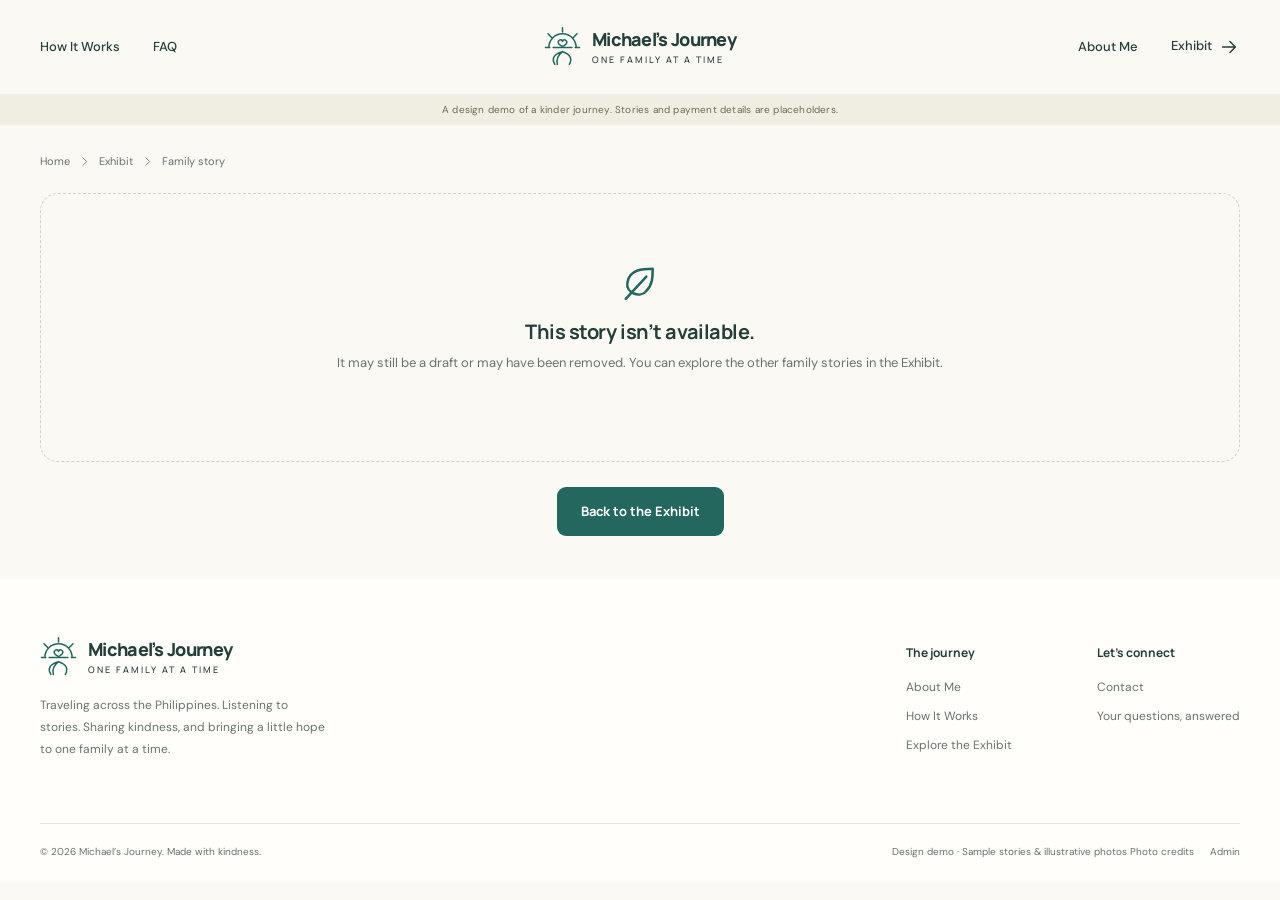
<file: family.html>
<!doctype html>
<html lang="en"><head><meta charset="utf-8"><meta name="viewport" content="width=device-width, initial-scale=1"><meta name="color-scheme" content="light"><meta name="description" content="Michael’s Journey — traveling across the Philippines, listening to family stories, and sharing kindness one family at a time. A local design demo."><meta name="referrer" content="strict-origin-when-cross-origin"><title>A family’s story | Michael’s Journey</title><link rel="icon" href="assets/favicon.svg" type="image/svg+xml"><link rel="stylesheet" href="assets/styles.css"><style>.sr-only{position:absolute;width:1px;height:1px;padding:0;margin:-1px;overflow:hidden;clip:rect(0,0,0,0);white-space:nowrap;border:0}</style><script src="assets/data.js" defer></script><script src="assets/common.js" defer></script><script src="assets/pages.js" defer></script></head><body data-page="family"><a class="skip-link" href="#main">Skip to content</a><header class="site-header"><div class="nav-wrap"><nav class="nav-left" aria-label="Information"><a class="nav-link" href="how-it-works.html">How It Works</a><a class="nav-link" href="faq.html">FAQ</a></nav><a class="brand" href="index.html" aria-label="Michael’s Journey — home"><svg class="brand-mark" viewBox="0 0 42 47" aria-hidden="true"><path d="M5 24a16 16 0 0 1 32 0M21 1v5M4 8l4 4m30-4-4 4M1 24h5m30 0h5M10 24h22"/><path d="M12 44c-5-8 1-13 9-15 9 3 12 8 8 15M21 29c-5 4-8 8-6 15"/><path d="M16 17c2-3 5-2 5 0 0-2 3-3 5 0 1 3-5 6-5 6s-6-3-5-6Z"/></svg><span>Michael’s Journey<small>One family at a time</small></span></a><nav class="nav-right" aria-label="Discover"><a class="nav-link" href="about.html">About Me</a><a class="nav-link" href="exhibit.html">Exhibit &nbsp;<svg class="" viewBox="0 0 24 24" aria-hidden="true"><use href="assets/icons.svg#arrow"></use></svg></a></nav><button class="mobile-toggle" aria-label="Open navigation" aria-expanded="false" aria-controls="mobile-nav"><svg class="" viewBox="0 0 24 24" aria-hidden="true"><use href="assets/icons.svg#menu"></use></svg></button></div><nav class="mobile-nav" id="mobile-nav" aria-label="Mobile navigation" hidden><a href="how-it-works.html">How It Works</a><a href="faq.html">FAQ</a><a href="about.html">About Me</a><a href="exhibit.html">Exhibit</a></nav></header><noscript><p class="noscript">Enable JavaScript to browse family stories, search the Exhibit, and use the local admin demo.</p></noscript><main id="main"><div class="demo-ribbon">A design demo of a kinder journey. Stories and payment details are placeholders.</div><div class="container"><nav class="breadcrumb" aria-label="Breadcrumb"><a href="index.html">Home</a><svg class="" viewBox="0 0 24 24" aria-hidden="true"><use href="assets/icons.svg#chevron"></use></svg><a href="exhibit.html">Exhibit</a><svg class="" viewBox="0 0 24 24" aria-hidden="true"><use href="assets/icons.svg#chevron"></use></svg><span id="family-breadcrumb">Family story</span></nav><div id="family-content"><p class="loading">Opening this family’s story…</p></div></div><dialog id="gallery-dialog" class="gallery-dialog"><button class="icon-btn dialog-close" data-close aria-label="Close full photo"><svg class="" viewBox="0 0 24 24" aria-hidden="true"><use href="assets/icons.svg#x"></use></svg></button><img id="full-photo" alt=""></dialog></main><footer class="site-footer"><div class="container"><div class="footer-top"><div class="footer-about"><a class="brand" href="index.html" aria-label="Michael’s Journey — home"><svg class="brand-mark" viewBox="0 0 42 47" aria-hidden="true"><path d="M5 24a16 16 0 0 1 32 0M21 1v5M4 8l4 4m30-4-4 4M1 24h5m30 0h5M10 24h22"/><path d="M12 44c-5-8 1-13 9-15 9 3 12 8 8 15M21 29c-5 4-8 8-6 15"/><path d="M16 17c2-3 5-2 5 0 0-2 3-3 5 0 1 3-5 6-5 6s-6-3-5-6Z"/></svg><span>Michael’s Journey<small>One family at a time</small></span></a><p>Traveling across the Philippines. Listening to stories. Sharing kindness, and bringing a little hope to one family at a time.</p></div><div class="footer-links"><div><h4>The journey</h4><a href="about.html">About Me</a><a href="how-it-works.html">How It Works</a><a href="exhibit.html">Explore the Exhibit</a></div><div><h4>Let’s connect</h4><button data-contact>Contact</button><a href="faq.html">Your questions, answered</a></div></div></div><div class="footer-bottom"><span>© 2026 Michael’s Journey. Made with kindness.</span><span>Design demo · Sample stories &amp; illustrative photos <button data-credits>Photo credits</button><a href="admin.html">Admin</a></span></div></div></footer><dialog id="credits-dialog" class="modal"><button class="icon-btn dialog-close" data-close aria-label="Close photo credits"><svg class="" viewBox="0 0 24 24" aria-hidden="true"><use href="assets/icons.svg#x"></use></svg></button><p class="eyebrow">Made with real photographs</p><h2>Photo credits</h2><p>All photos are illustrative placeholders sourced from Pexels. The people pictured are not the fictional families in the sample stories and do not endorse this project.</p><ul><li><a href="https://www.pexels.com/photo/smiling-mother-and-daughters-hugging-19524029/" target="_blank" rel="noopener noreferrer">Kimy Moto — family embrace</a></li><li><a href="https://www.pexels.com/photo/asia-fujifilm-street-photo-street-photography-27848701/" target="_blank" rel="noopener noreferrer">Children in Manila</a></li><li><a href="https://www.pexels.com/photo/nipa-hut-house-beside-the-trees-4330942/" target="_blank" rel="noopener noreferrer">Nipa hut in the Philippines</a></li><li><a href="https://www.pexels.com/photo/farmer-carrying-harvest-in-rural-landscape-36440522/" target="_blank" rel="noopener noreferrer">Farmer carrying a harvest</a></li><li><a href="https://www.pexels.com/photo/fishing-boat-and-drying-fish-in-the-philippines-35230499/" target="_blank" rel="noopener noreferrer">Fishing boat and drying fish</a></li><li><a href="https://www.pexels.com/photo/aerial-photography-of-beautiful-paddy-field-6872748/" target="_blank" rel="noopener noreferrer">Rice terraces</a></li><li><a href="https://www.pexels.com/photo/fishing-boat-on-the-sea-9715021/" target="_blank" rel="noopener noreferrer">Fishing boat on the sea</a></li><li><a href="https://www.pexels.com/photo/a-family-smiling-at-the-camera-13017075/" target="_blank" rel="noopener noreferrer">Rendan Catipay — Baguio gathering</a></li></ul><p><a href="https://www.pexels.com/license/" target="_blank" rel="noopener noreferrer">Pexels license</a>. Images are resized for this demo. Fonts: DM Sans and Manrope, licensed under the SIL Open Font License.</p></dialog><dialog id="contact-dialog" class="modal"><button class="icon-btn dialog-close" data-close aria-label="Close contact information"><svg class="" viewBox="0 0 24 24" aria-hidden="true"><use href="assets/icons.svg#x"></use></svg></button><p class="eyebrow">Let’s stay connected</p><h2>A little kindness starts<br>with a conversation.</h2><p>This is a contact placeholder. Michael’s email address and social links will be added here when they are ready.</p><a class="text-link" href="about.html#contact">About this journey <svg class="" viewBox="0 0 24 24" aria-hidden="true"><use href="assets/icons.svg#arrow"></use></svg></a></dialog><div id="toast" class="toast" role="status" aria-live="polite" hidden></div></body></html>
</file>
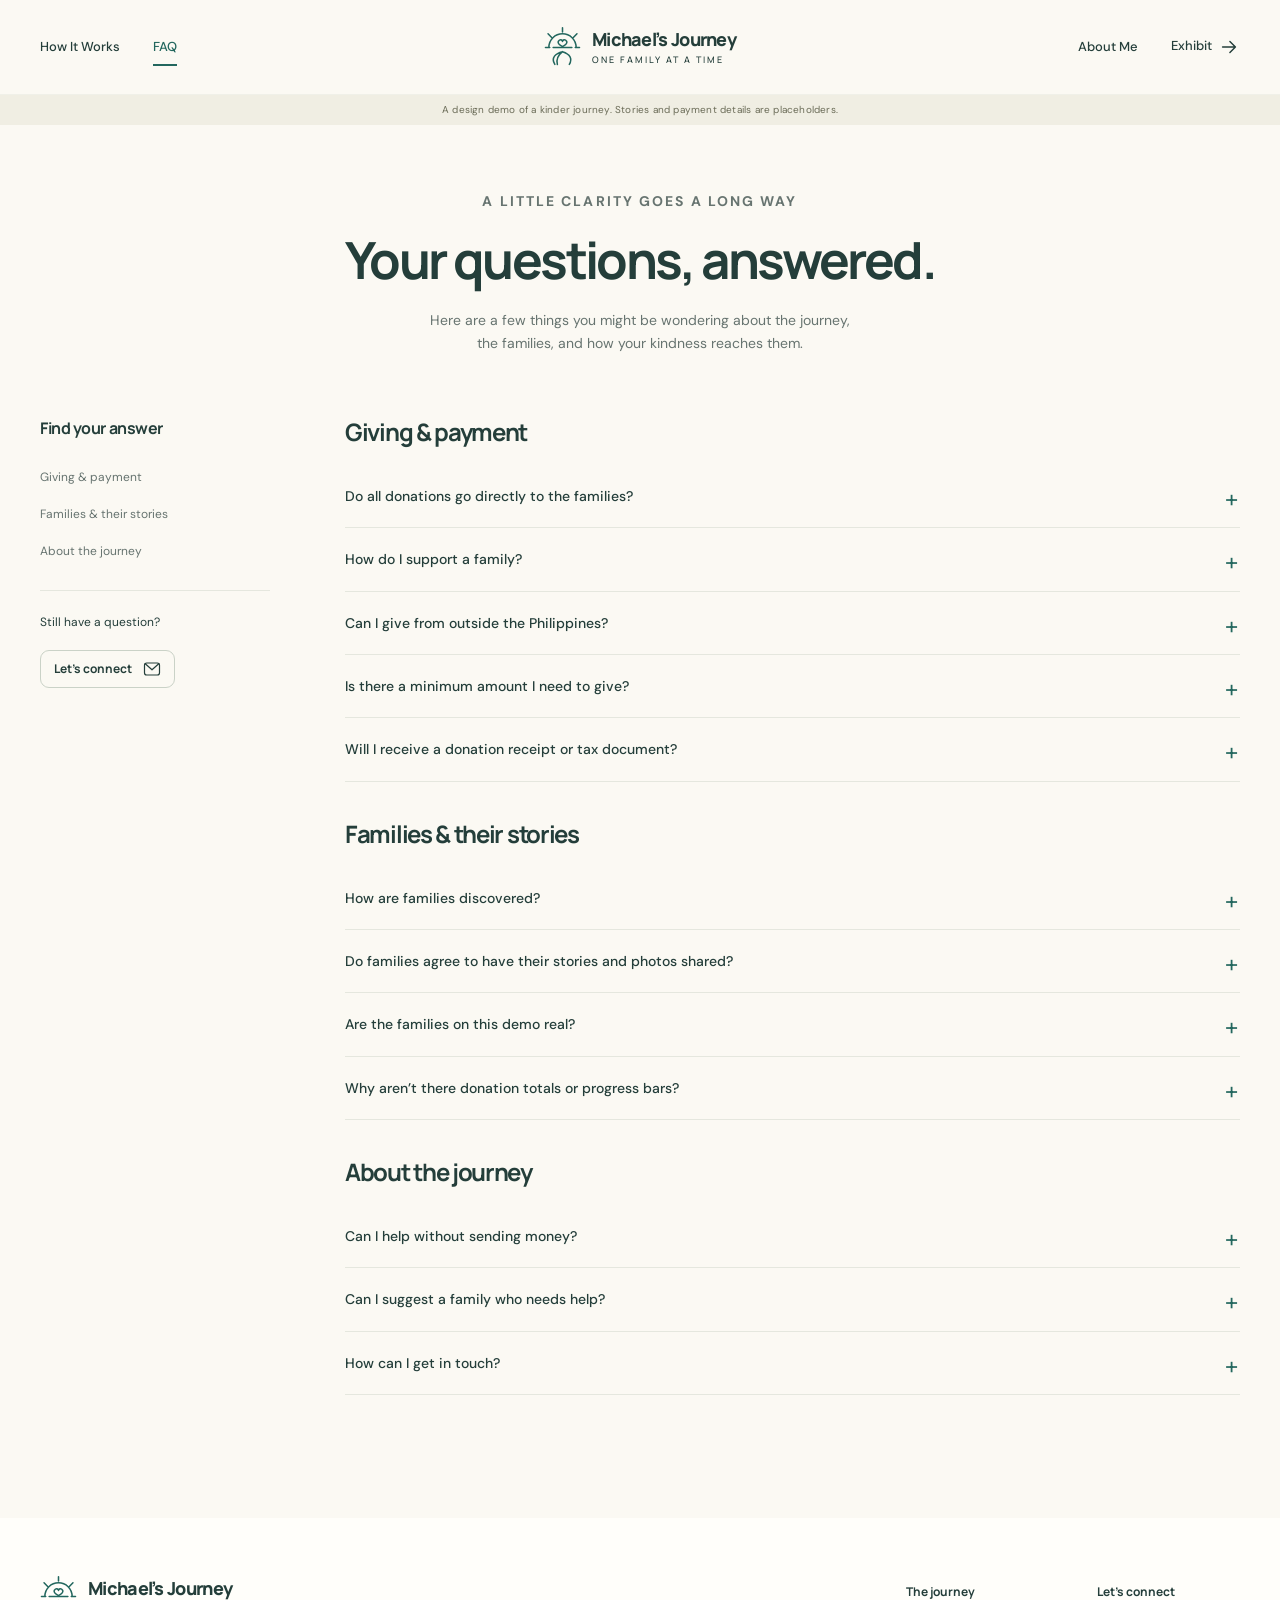
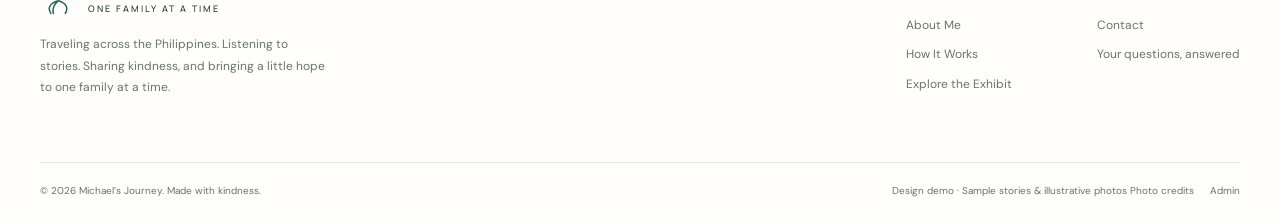
<file: faq.html>
<!doctype html>
<html lang="en"><head><meta charset="utf-8"><meta name="viewport" content="width=device-width, initial-scale=1"><meta name="color-scheme" content="light"><meta name="description" content="Michael’s Journey — traveling across the Philippines, listening to family stories, and sharing kindness one family at a time. A local design demo."><meta name="referrer" content="strict-origin-when-cross-origin"><title>Your questions, answered | Michael’s Journey</title><link rel="icon" href="assets/favicon.svg" type="image/svg+xml"><link rel="stylesheet" href="assets/styles.css"><style>.sr-only{position:absolute;width:1px;height:1px;padding:0;margin:-1px;overflow:hidden;clip:rect(0,0,0,0);white-space:nowrap;border:0}</style><script src="assets/data.js" defer></script><script src="assets/common.js" defer></script><script src="assets/pages.js" defer></script></head><body data-page="faq"><a class="skip-link" href="#main">Skip to content</a><header class="site-header"><div class="nav-wrap"><nav class="nav-left" aria-label="Information"><a class="nav-link" href="how-it-works.html">How It Works</a><a class="nav-link" href="faq.html" aria-current="page">FAQ</a></nav><a class="brand" href="index.html" aria-label="Michael’s Journey — home"><svg class="brand-mark" viewBox="0 0 42 47" aria-hidden="true"><path d="M5 24a16 16 0 0 1 32 0M21 1v5M4 8l4 4m30-4-4 4M1 24h5m30 0h5M10 24h22"/><path d="M12 44c-5-8 1-13 9-15 9 3 12 8 8 15M21 29c-5 4-8 8-6 15"/><path d="M16 17c2-3 5-2 5 0 0-2 3-3 5 0 1 3-5 6-5 6s-6-3-5-6Z"/></svg><span>Michael’s Journey<small>One family at a time</small></span></a><nav class="nav-right" aria-label="Discover"><a class="nav-link" href="about.html">About Me</a><a class="nav-link" href="exhibit.html">Exhibit &nbsp;<svg class="" viewBox="0 0 24 24" aria-hidden="true"><use href="assets/icons.svg#arrow"></use></svg></a></nav><button class="mobile-toggle" aria-label="Open navigation" aria-expanded="false" aria-controls="mobile-nav"><svg class="" viewBox="0 0 24 24" aria-hidden="true"><use href="assets/icons.svg#menu"></use></svg></button></div><nav class="mobile-nav" id="mobile-nav" aria-label="Mobile navigation" hidden><a href="how-it-works.html">How It Works</a><a href="faq.html" aria-current="page">FAQ</a><a href="about.html">About Me</a><a href="exhibit.html">Exhibit</a></nav></header><noscript><p class="noscript">Enable JavaScript to browse family stories, search the Exhibit, and use the local admin demo.</p></noscript><main id="main"><div class="demo-ribbon">A design demo of a kinder journey. Stories and payment details are placeholders.</div><section class="page-intro"><p class="eyebrow">A little clarity goes a long way</p><h1>Your questions, answered.</h1><p>Here are a few things you might be wondering about the journey,<br>the families, and how your kindness reaches them.</p></section><div class="container faq-layout"><aside class="faq-aside"><h3>Find your answer</h3><a href="#giving">Giving & payment</a><a href="#stories">Families & their stories</a><a href="#journey">About the journey</a><div class="aside-note"><p>Still have a question?</p><button class="btn secondary small" data-contact>Let’s connect <svg class="" viewBox="0 0 24 24" aria-hidden="true"><use href="assets/icons.svg#mail"></use></svg></button></div></aside><div><section id="giving" class="faq-group"><h2>Giving & payment</h2><details class="faq-item"><summary>Do all donations go directly to the families?</summary><p>Yes. The mission is for 100% of donations and contributions to go directly to the families through the payment details they provide. Michael’s Journey does not collect, process, or hold donations. Your bank or payment provider may charge its own transfer or currency-conversion fees.</p></details><details class="faq-item"><summary>How do I support a family?</summary><p>Open a family’s story from the Exhibit, read about their needs, then choose a payment method from the support panel. You can scan their QR code or use their bank details in your own payment app. This design demo contains placeholder payment details only.</p></details><details class="faq-item"><summary>Can I give from outside the Philippines?</summary><p>You can help wherever you are, provided your payment service supports transfers to the method listed by the family. Check availability, fees, exchange rates, and recipient details with your provider before sending.</p></details><details class="faq-item"><summary>Is there a minimum amount I need to give?</summary><p>No amount is too small for this mission. Any minimum transfer amount is set by the payment service you use. A small act of kindness can still make a difference.</p></details><details class="faq-item"><summary>Will I receive a donation receipt or tax document?</summary><p>Payments are made directly to the family. Keep the transfer confirmation from your bank or payment app. This website does not issue donation receipts or tax documents.</p></details></section><section id="stories" class="faq-group"><h2>Families & their stories</h2><details class="faq-item"><summary>How are families discovered?</summary><p>Michael travels across the Philippines, meets people along the way, listens to their circumstances, and asks whether they would like their story shared. Each family decides which details they are comfortable publishing.</p></details><details class="faq-item"><summary>Do families agree to have their stories and photos shared?</summary><p>The intended process is to ask for permission before publishing a family’s story, photos, videos, and payment details. Families should be able to ask for a correction or removal through the contact information when it is available.</p></details><details class="faq-item"><summary>Are the families on this demo real?</summary><p>The names and stories in this design demo are fictional. The photos are illustrative stock images and do not depict the families described. Sample payment panels cannot accept donations.</p></details><details class="faq-item"><summary>Why aren’t there donation totals or progress bars?</summary><p>Support goes directly to each family’s account, so this website does not have access to their balances or transfer activity. It does not display donation totals or fundraising goals.</p></details></section><section id="journey" class="faq-group"><h2>About the journey</h2><details class="faq-item"><summary>Can I help without sending money?</summary><p>Absolutely. Reading a family’s story, sharing a real published story with care, or offering practical assistance through the organizer can all be meaningful ways to help.</p></details><details class="faq-item"><summary>Can I suggest a family who needs help?</summary><p>The contact area will provide a way to reach Michael once his contact details have been added. Please avoid sharing anyone’s private story or account details publicly without their permission.</p></details><details class="faq-item"><summary>How can I get in touch?</summary><p>Visit About Me or the Contact link in the footer. Contact details are placeholders in this demo and will be replaced before the website is used for real stories.</p></details></section></div></div></main><footer class="site-footer"><div class="container"><div class="footer-top"><div class="footer-about"><a class="brand" href="index.html" aria-label="Michael’s Journey — home"><svg class="brand-mark" viewBox="0 0 42 47" aria-hidden="true"><path d="M5 24a16 16 0 0 1 32 0M21 1v5M4 8l4 4m30-4-4 4M1 24h5m30 0h5M10 24h22"/><path d="M12 44c-5-8 1-13 9-15 9 3 12 8 8 15M21 29c-5 4-8 8-6 15"/><path d="M16 17c2-3 5-2 5 0 0-2 3-3 5 0 1 3-5 6-5 6s-6-3-5-6Z"/></svg><span>Michael’s Journey<small>One family at a time</small></span></a><p>Traveling across the Philippines. Listening to stories. Sharing kindness, and bringing a little hope to one family at a time.</p></div><div class="footer-links"><div><h4>The journey</h4><a href="about.html">About Me</a><a href="how-it-works.html">How It Works</a><a href="exhibit.html">Explore the Exhibit</a></div><div><h4>Let’s connect</h4><button data-contact>Contact</button><a href="faq.html">Your questions, answered</a></div></div></div><div class="footer-bottom"><span>© 2026 Michael’s Journey. Made with kindness.</span><span>Design demo · Sample stories &amp; illustrative photos <button data-credits>Photo credits</button><a href="admin.html">Admin</a></span></div></div></footer><dialog id="credits-dialog" class="modal"><button class="icon-btn dialog-close" data-close aria-label="Close photo credits"><svg class="" viewBox="0 0 24 24" aria-hidden="true"><use href="assets/icons.svg#x"></use></svg></button><p class="eyebrow">Made with real photographs</p><h2>Photo credits</h2><p>All photos are illustrative placeholders sourced from Pexels. The people pictured are not the fictional families in the sample stories and do not endorse this project.</p><ul><li><a href="https://www.pexels.com/photo/smiling-mother-and-daughters-hugging-19524029/" target="_blank" rel="noopener noreferrer">Kimy Moto — family embrace</a></li><li><a href="https://www.pexels.com/photo/asia-fujifilm-street-photo-street-photography-27848701/" target="_blank" rel="noopener noreferrer">Children in Manila</a></li><li><a href="https://www.pexels.com/photo/nipa-hut-house-beside-the-trees-4330942/" target="_blank" rel="noopener noreferrer">Nipa hut in the Philippines</a></li><li><a href="https://www.pexels.com/photo/farmer-carrying-harvest-in-rural-landscape-36440522/" target="_blank" rel="noopener noreferrer">Farmer carrying a harvest</a></li><li><a href="https://www.pexels.com/photo/fishing-boat-and-drying-fish-in-the-philippines-35230499/" target="_blank" rel="noopener noreferrer">Fishing boat and drying fish</a></li><li><a href="https://www.pexels.com/photo/aerial-photography-of-beautiful-paddy-field-6872748/" target="_blank" rel="noopener noreferrer">Rice terraces</a></li><li><a href="https://www.pexels.com/photo/fishing-boat-on-the-sea-9715021/" target="_blank" rel="noopener noreferrer">Fishing boat on the sea</a></li><li><a href="https://www.pexels.com/photo/a-family-smiling-at-the-camera-13017075/" target="_blank" rel="noopener noreferrer">Rendan Catipay — Baguio gathering</a></li></ul><p><a href="https://www.pexels.com/license/" target="_blank" rel="noopener noreferrer">Pexels license</a>. Images are resized for this demo. Fonts: DM Sans and Manrope, licensed under the SIL Open Font License.</p></dialog><dialog id="contact-dialog" class="modal"><button class="icon-btn dialog-close" data-close aria-label="Close contact information"><svg class="" viewBox="0 0 24 24" aria-hidden="true"><use href="assets/icons.svg#x"></use></svg></button><p class="eyebrow">Let’s stay connected</p><h2>A little kindness starts<br>with a conversation.</h2><p>This is a contact placeholder. Michael’s email address and social links will be added here when they are ready.</p><a class="text-link" href="about.html#contact">About this journey <svg class="" viewBox="0 0 24 24" aria-hidden="true"><use href="assets/icons.svg#arrow"></use></svg></a></dialog><div id="toast" class="toast" role="status" aria-live="polite" hidden></div></body></html>
</file>
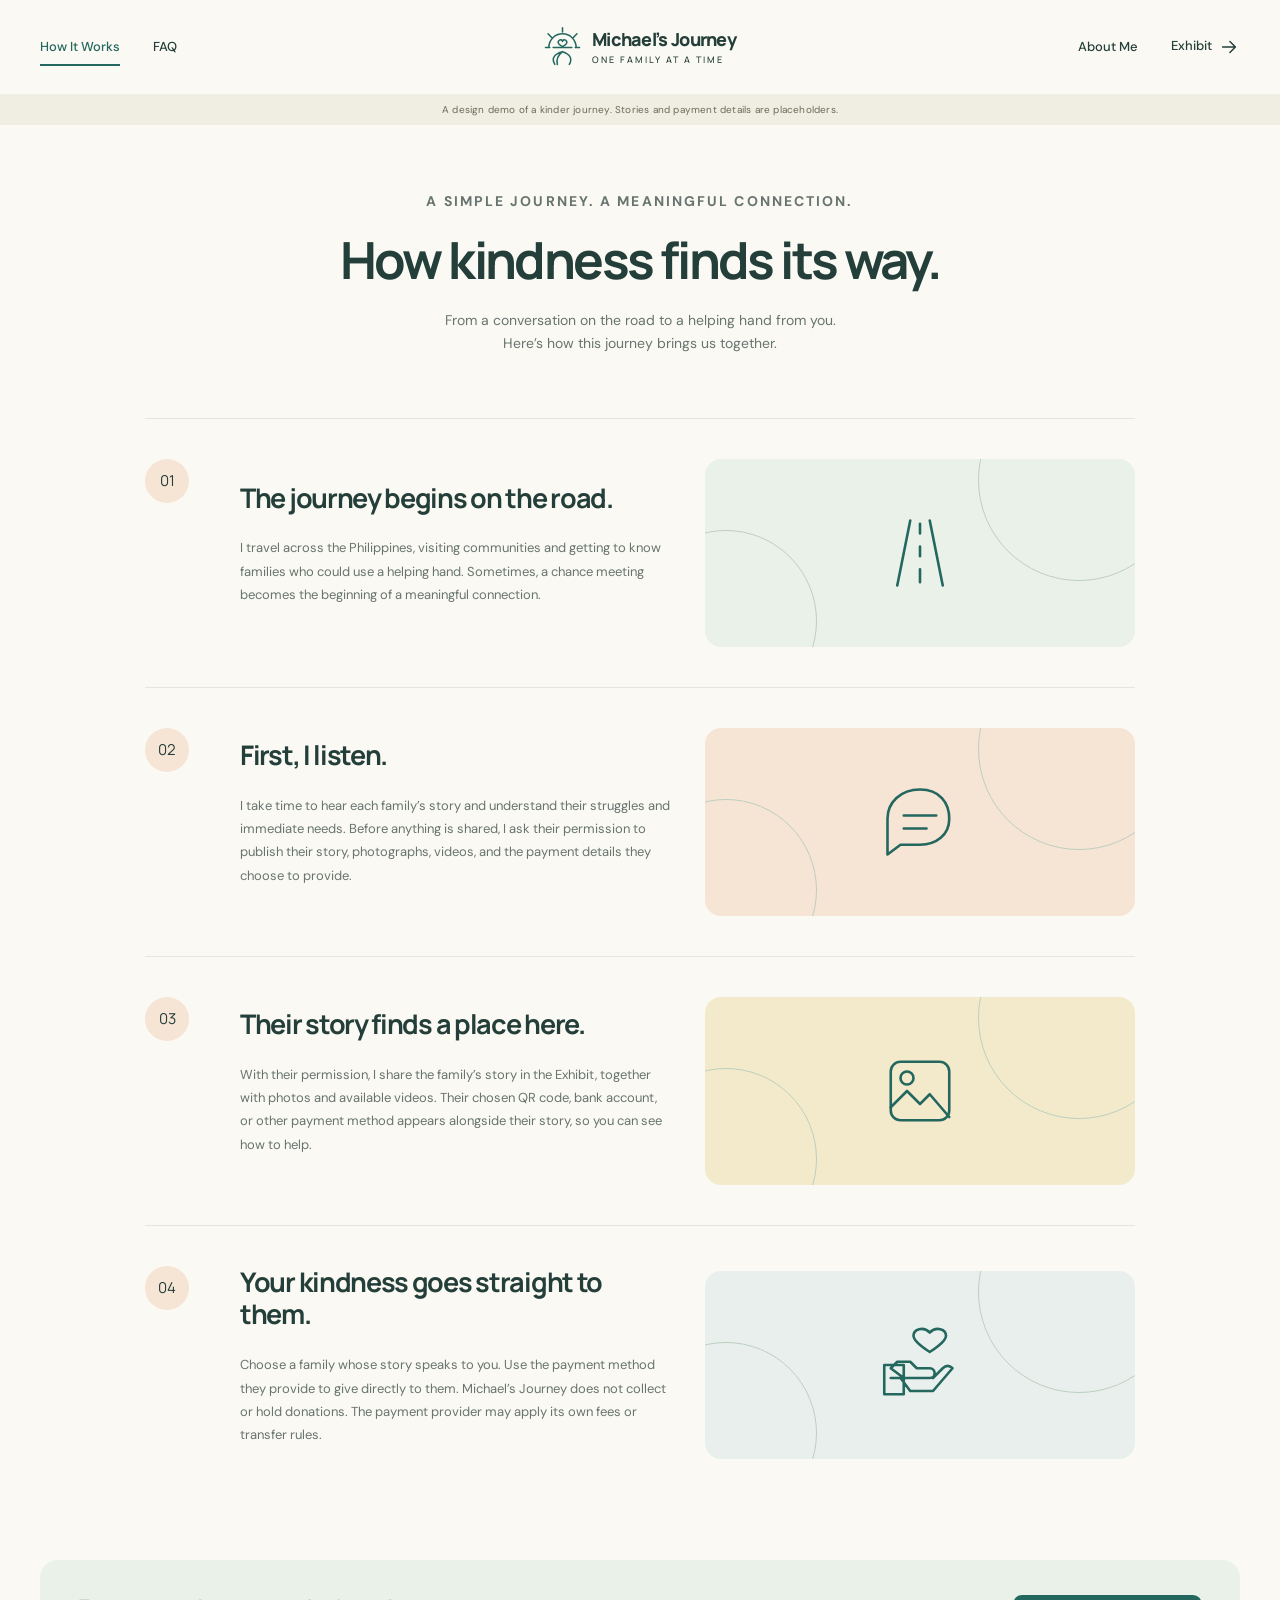
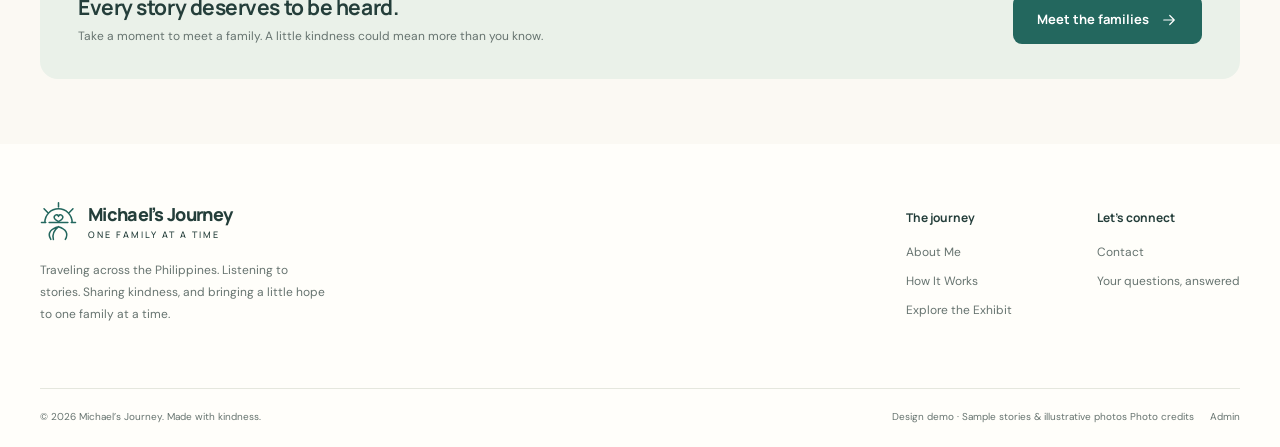
<file: how-it-works.html>
<!doctype html>
<html lang="en"><head><meta charset="utf-8"><meta name="viewport" content="width=device-width, initial-scale=1"><meta name="color-scheme" content="light"><meta name="description" content="Michael’s Journey — traveling across the Philippines, listening to family stories, and sharing kindness one family at a time. A local design demo."><meta name="referrer" content="strict-origin-when-cross-origin"><title>How It Works | Michael’s Journey</title><link rel="icon" href="assets/favicon.svg" type="image/svg+xml"><link rel="stylesheet" href="assets/styles.css"><style>.sr-only{position:absolute;width:1px;height:1px;padding:0;margin:-1px;overflow:hidden;clip:rect(0,0,0,0);white-space:nowrap;border:0}</style><script src="assets/data.js" defer></script><script src="assets/common.js" defer></script><script src="assets/pages.js" defer></script></head><body data-page="how"><a class="skip-link" href="#main">Skip to content</a><header class="site-header"><div class="nav-wrap"><nav class="nav-left" aria-label="Information"><a class="nav-link" href="how-it-works.html" aria-current="page">How It Works</a><a class="nav-link" href="faq.html">FAQ</a></nav><a class="brand" href="index.html" aria-label="Michael’s Journey — home"><svg class="brand-mark" viewBox="0 0 42 47" aria-hidden="true"><path d="M5 24a16 16 0 0 1 32 0M21 1v5M4 8l4 4m30-4-4 4M1 24h5m30 0h5M10 24h22"/><path d="M12 44c-5-8 1-13 9-15 9 3 12 8 8 15M21 29c-5 4-8 8-6 15"/><path d="M16 17c2-3 5-2 5 0 0-2 3-3 5 0 1 3-5 6-5 6s-6-3-5-6Z"/></svg><span>Michael’s Journey<small>One family at a time</small></span></a><nav class="nav-right" aria-label="Discover"><a class="nav-link" href="about.html">About Me</a><a class="nav-link" href="exhibit.html">Exhibit &nbsp;<svg class="" viewBox="0 0 24 24" aria-hidden="true"><use href="assets/icons.svg#arrow"></use></svg></a></nav><button class="mobile-toggle" aria-label="Open navigation" aria-expanded="false" aria-controls="mobile-nav"><svg class="" viewBox="0 0 24 24" aria-hidden="true"><use href="assets/icons.svg#menu"></use></svg></button></div><nav class="mobile-nav" id="mobile-nav" aria-label="Mobile navigation" hidden><a href="how-it-works.html" aria-current="page">How It Works</a><a href="faq.html">FAQ</a><a href="about.html">About Me</a><a href="exhibit.html">Exhibit</a></nav></header><noscript><p class="noscript">Enable JavaScript to browse family stories, search the Exhibit, and use the local admin demo.</p></noscript><main id="main"><div class="demo-ribbon">A design demo of a kinder journey. Stories and payment details are placeholders.</div><section class="page-intro"><p class="eyebrow">A simple journey. A meaningful connection.</p><h1>How kindness finds its way.</h1><p>From a conversation on the road to a helping hand from you.<br>Here’s how this journey brings us together.</p></section><section class="container" style="padding-bottom:65px"><div class="steps"><article class="step"><span class="step-number">01</span><div><h2>The journey begins on the road.</h2><p>I travel across the Philippines, visiting communities and getting to know families who could use a helping hand. Sometimes, a chance meeting becomes the beginning of a meaningful connection.</p></div><div class="step-art" aria-hidden="true"><svg class="" viewBox="0 0 24 24" aria-hidden="true"><use href="assets/icons.svg#road"></use></svg></div></article><article class="step"><span class="step-number">02</span><div><h2>First, I listen.</h2><p>I take time to hear each family’s story and understand their struggles and immediate needs. Before anything is shared, I ask their permission to publish their story, photographs, videos, and the payment details they choose to provide.</p></div><div class="step-art" aria-hidden="true"><svg class="" viewBox="0 0 24 24" aria-hidden="true"><use href="assets/icons.svg#chat"></use></svg></div></article><article class="step"><span class="step-number">03</span><div><h2>Their story finds a place here.</h2><p>With their permission, I share the family’s story in the Exhibit, together with photos and available videos. Their chosen QR code, bank account, or other payment method appears alongside their story, so you can see how to help.</p></div><div class="step-art" aria-hidden="true"><svg class="" viewBox="0 0 24 24" aria-hidden="true"><use href="assets/icons.svg#image"></use></svg></div></article><article class="step"><span class="step-number">04</span><div><h2>Your kindness goes straight to them.</h2><p>Choose a family whose story speaks to you. Use the payment method they provide to give directly to them. Michael’s Journey does not collect or hold donations. The payment provider may apply its own fees or transfer rules.</p></div><div class="step-art" aria-hidden="true"><svg class="" viewBox="0 0 24 24" aria-hidden="true"><use href="assets/icons.svg#hand"></use></svg></div></article></div><div class="mini-cta"><div><h3>Every story deserves to be heard.</h3><p>Take a moment to meet a family. A little kindness could mean more than you know.</p></div><a class="btn" href="exhibit.html">Meet the families <svg class="" viewBox="0 0 24 24" aria-hidden="true"><use href="assets/icons.svg#arrow"></use></svg></a></div></section></main><footer class="site-footer"><div class="container"><div class="footer-top"><div class="footer-about"><a class="brand" href="index.html" aria-label="Michael’s Journey — home"><svg class="brand-mark" viewBox="0 0 42 47" aria-hidden="true"><path d="M5 24a16 16 0 0 1 32 0M21 1v5M4 8l4 4m30-4-4 4M1 24h5m30 0h5M10 24h22"/><path d="M12 44c-5-8 1-13 9-15 9 3 12 8 8 15M21 29c-5 4-8 8-6 15"/><path d="M16 17c2-3 5-2 5 0 0-2 3-3 5 0 1 3-5 6-5 6s-6-3-5-6Z"/></svg><span>Michael’s Journey<small>One family at a time</small></span></a><p>Traveling across the Philippines. Listening to stories. Sharing kindness, and bringing a little hope to one family at a time.</p></div><div class="footer-links"><div><h4>The journey</h4><a href="about.html">About Me</a><a href="how-it-works.html">How It Works</a><a href="exhibit.html">Explore the Exhibit</a></div><div><h4>Let’s connect</h4><button data-contact>Contact</button><a href="faq.html">Your questions, answered</a></div></div></div><div class="footer-bottom"><span>© 2026 Michael’s Journey. Made with kindness.</span><span>Design demo · Sample stories &amp; illustrative photos <button data-credits>Photo credits</button><a href="admin.html">Admin</a></span></div></div></footer><dialog id="credits-dialog" class="modal"><button class="icon-btn dialog-close" data-close aria-label="Close photo credits"><svg class="" viewBox="0 0 24 24" aria-hidden="true"><use href="assets/icons.svg#x"></use></svg></button><p class="eyebrow">Made with real photographs</p><h2>Photo credits</h2><p>All photos are illustrative placeholders sourced from Pexels. The people pictured are not the fictional families in the sample stories and do not endorse this project.</p><ul><li><a href="https://www.pexels.com/photo/smiling-mother-and-daughters-hugging-19524029/" target="_blank" rel="noopener noreferrer">Kimy Moto — family embrace</a></li><li><a href="https://www.pexels.com/photo/asia-fujifilm-street-photo-street-photography-27848701/" target="_blank" rel="noopener noreferrer">Children in Manila</a></li><li><a href="https://www.pexels.com/photo/nipa-hut-house-beside-the-trees-4330942/" target="_blank" rel="noopener noreferrer">Nipa hut in the Philippines</a></li><li><a href="https://www.pexels.com/photo/farmer-carrying-harvest-in-rural-landscape-36440522/" target="_blank" rel="noopener noreferrer">Farmer carrying a harvest</a></li><li><a href="https://www.pexels.com/photo/fishing-boat-and-drying-fish-in-the-philippines-35230499/" target="_blank" rel="noopener noreferrer">Fishing boat and drying fish</a></li><li><a href="https://www.pexels.com/photo/aerial-photography-of-beautiful-paddy-field-6872748/" target="_blank" rel="noopener noreferrer">Rice terraces</a></li><li><a href="https://www.pexels.com/photo/fishing-boat-on-the-sea-9715021/" target="_blank" rel="noopener noreferrer">Fishing boat on the sea</a></li><li><a href="https://www.pexels.com/photo/a-family-smiling-at-the-camera-13017075/" target="_blank" rel="noopener noreferrer">Rendan Catipay — Baguio gathering</a></li></ul><p><a href="https://www.pexels.com/license/" target="_blank" rel="noopener noreferrer">Pexels license</a>. Images are resized for this demo. Fonts: DM Sans and Manrope, licensed under the SIL Open Font License.</p></dialog><dialog id="contact-dialog" class="modal"><button class="icon-btn dialog-close" data-close aria-label="Close contact information"><svg class="" viewBox="0 0 24 24" aria-hidden="true"><use href="assets/icons.svg#x"></use></svg></button><p class="eyebrow">Let’s stay connected</p><h2>A little kindness starts<br>with a conversation.</h2><p>This is a contact placeholder. Michael’s email address and social links will be added here when they are ready.</p><a class="text-link" href="about.html#contact">About this journey <svg class="" viewBox="0 0 24 24" aria-hidden="true"><use href="assets/icons.svg#arrow"></use></svg></a></dialog><div id="toast" class="toast" role="status" aria-live="polite" hidden></div></body></html>
</file>
<file: assets/styles.css>
@import url('./fonts/fonts.css');
:root{--ink:#243e3a;--muted:#677470;--teal:#23675e;--teal-dark:#194d46;--cream:#fbf9f3;--paper:#fffefa;--peach:#f6e4d5;--gold:#eed69b;--line:#e5e7de;--mint:#eaf1e9;--radius:18px;--shadow:0 12px 35px #243e3a0b;font-family:'DM Sans',sans-serif;color:var(--ink);background:var(--cream);font-synthesis:none}
*{box-sizing:border-box}html{scroll-behavior:smooth;scroll-padding-top:110px}body{margin:0;font-size:15px;line-height:1.6}a{color:inherit;text-decoration:none}button,input,select,textarea{font:inherit}button,a,input,select,textarea,summary{-webkit-tap-highlight-color:transparent}button{color:inherit;cursor:pointer}button:disabled{opacity:.45;cursor:default}img{max-width:100%;display:block}svg{width:22px;height:22px;flex-shrink:0;vertical-align:middle;fill:none;stroke:currentColor;stroke-width:1.6;stroke-linecap:round;stroke-linejoin:round}h1,h2,h3,h4,p{margin-top:0}h1,h2,h3,h4,.brand,.btn{font-family:'Manrope',sans-serif}h1,h2,h3{font-weight:700}h1{font-size:clamp(38px,4.6vw,66px);line-height:1.13;letter-spacing:-2.6px}h2{font-size:clamp(28px,3vw,42px);line-height:1.2;letter-spacing:-1.3px}h3{font-size:20px;line-height:1.35;letter-spacing:-.45px}p{margin-bottom:18px}strong{font-weight:700}button:focus-visible,a:focus-visible,input:focus-visible,select:focus-visible,textarea:focus-visible,summary:focus-visible{outline:3px solid #be8a3a;outline-offset:5px}::selection{background:var(--gold);color:var(--ink)}[hidden]{display:none!important}.container{width:min(1216px,calc(100% - 80px));margin-inline:auto}.section{padding-block:88px}.eyebrow{font-size:11px;font-weight:700;letter-spacing:2.1px;text-transform:uppercase;display:flex;gap:8px;align-items:center;margin-bottom:19px;color:var(--teal)}.eyebrow svg{width:17px;height:17px}.muted{color:var(--muted)}.small{font-size:13px}.text-link{font-weight:600;color:var(--teal);display:inline-flex;align-items:center;gap:9px}.text-link svg{width:18px}.text-link:hover{text-decoration:underline;text-underline-offset:5px}.btn{border:1px solid transparent;background:var(--teal);color:white;display:inline-flex;justify-content:center;align-items:center;gap:11px;min-height:49px;padding:12px 23px;border-radius:9px;font-size:13px;font-weight:700;line-height:1.5;transition:background .18s,transform .18s;white-space:nowrap}.btn:hover{background:var(--teal-dark);transform:translateY(-1px)}.btn svg{width:18px;height:18px}.btn.secondary{background:transparent;border-color:#cad2c7;color:var(--ink)}.btn.secondary:hover{background:var(--mint)}.btn.light{background:var(--paper);color:var(--teal)}.btn.small{min-height:38px;padding:8px 13px;font-size:12px}.btn.danger{background:#f9ece6;color:#9b3f2c;border-color:#edc5b8}.icon-btn{border:1px solid var(--line);background:var(--paper);border-radius:50%;width:40px;height:40px;display:inline-grid;place-items:center}.icon-btn:hover{background:var(--mint)}.skip-link{position:fixed;top:-100px;left:20px;z-index:99;background:var(--teal);color:white;padding:14px}.skip-link:focus{top:10px}.site-header{position:sticky;top:0;z-index:20;background:#fbf9f3f7;backdrop-filter:blur(12px);border-bottom:1px solid #e5e7de80}.nav-wrap{width:min(1320px,calc(100% - 80px));height:94px;margin:auto;display:grid;grid-template-columns:1fr auto 1fr;align-items:center}.nav-left,.nav-right{display:flex;align-items:center;gap:33px}.nav-right{justify-content:flex-end}.nav-link{font-size:13px;font-weight:500;position:relative;padding-block:9px}.nav-link:hover,.nav-link[aria-current=page]{color:var(--teal)}.nav-link[aria-current=page]:after{content:'';position:absolute;bottom:0;height:2px;background:var(--teal);left:0;right:0}.brand{display:flex;gap:11px;align-items:center;font-size:18px;font-weight:800;letter-spacing:-.7px;line-height:1.15}.brand span small{display:block;font-size:9px;font-weight:500;letter-spacing:2px;margin-top:5px;text-transform:uppercase}.brand-mark{width:37px;height:40px;fill:none;stroke:var(--teal);stroke-width:1.8}.mobile-toggle{display:none}.mobile-nav{padding:0 24px 20px}.mobile-nav a{display:block;padding:12px 0;border-bottom:1px solid var(--line)}
.hero{position:relative;isolation:isolate;overflow:hidden;border-radius:22px;margin:22px 24px 0;background:#f1eadb;min-height:775px}.hero-photo{position:absolute;inset:0 0 0 36%;width:64%;height:100%;object-fit:cover;object-position:57% center;z-index:-3}.hero:before{content:'';position:absolute;inset:0;z-index:-2;background:linear-gradient(90deg,#f8f3e8 0%,#f8f3e8 35%,#f8f3e8f2 45%,#f8f3e89c 54%,#f8f3e800 72%)}.hero-content{padding:49px 0 47px 5.2%;width:57%;max-width:770px}.hero h1{font-size:clamp(36px,4.1vw,59px);letter-spacing:-2.4px;line-height:1.1;margin-bottom:25px}.hero h1 em{font-family:Georgia,serif;font-weight:400;color:var(--teal)}.hero .intro{font-size:13px;line-height:1.77;max-width:595px}.hero .intro p{margin-bottom:14px}.hero .btn{margin-top:8px}.hero-note{display:inline-flex;align-items:center;gap:6px;position:absolute;bottom:25px;right:28px;padding:7px 12px;background:#fffefae6;border-radius:6px;font-size:10px;color:#44534b}.journey-label{position:absolute;right:35px;top:28px;background:#fffefae8;padding:10px 15px;border-radius:30px;font-size:11px;display:flex;gap:7px;align-items:center}.journey-label svg{width:14px;height:14px}.values-strip{border-bottom:1px solid var(--line)}.values-inner{min-height:80px;display:flex;justify-content:space-between;align-items:center;gap:20px}.value{display:flex;align-items:center;gap:11px;font-size:12px}.value svg{color:var(--teal);width:21px}.value small{font-size:11px;color:var(--muted);padding-left:8px}.section-heading{display:flex;align-items:flex-end;justify-content:space-between;gap:25px;margin-bottom:34px}.section-heading h2{margin-bottom:10px}.section-heading p{margin-bottom:0;max-width:650px;color:var(--muted);font-size:14px}.section-heading .text-link{font-size:12px;flex-shrink:0;margin-bottom:7px}.card-grid{display:grid;grid-template-columns:repeat(3,minmax(0,1fr));gap:28px}.story-card{border:1px solid var(--line);background:var(--paper);border-radius:var(--radius);overflow:hidden;display:flex;flex-direction:column;transition:transform .2s,box-shadow .2s}.story-card:hover{transform:translateY(-4px);box-shadow:var(--shadow)}.card-image{position:relative;overflow:hidden;aspect-ratio:1.65;background:#e4e7dc}.card-image img{width:100%;height:100%;object-fit:cover;transition:transform .4s}.story-card:hover .card-image img{transform:scale(1.025)}.category-tag{position:absolute;left:14px;bottom:13px;background:#fffdf6ed;border-radius:5px;padding:4px 9px;font-size:10px;line-height:1.5;font-weight:500}.card-body{padding:21px 21px 18px;display:flex;flex-direction:column;flex:1}.location{font-size:10px;display:flex;align-items:center;gap:5px;color:var(--muted);margin-bottom:10px;letter-spacing:.4px}.location svg{width:12px;height:12px}.card-body h3{font-size:18px;margin-bottom:11px;line-height:1.4}.card-body>p{font-size:12px;color:var(--muted);line-height:1.7;display:-webkit-box;-webkit-line-clamp:2;-webkit-box-orient:vertical;overflow:hidden}.card-bottom{margin-top:auto;padding-top:15px;border-top:1px solid var(--line);display:flex;justify-content:space-between;align-items:center;gap:6px}.card-bottom .text-link{font-size:11px}.sample-label{font-size:9px;letter-spacing:.25px;color:var(--muted)}.sample-note{margin-top:22px;display:flex;align-items:center;gap:8px;font-size:11px;color:var(--muted)}.sample-note svg{width:15px;height:15px}.giving{background:var(--peach);position:relative;overflow:hidden}.giving-grid{display:grid;grid-template-columns:.9fr 1.1fr;gap:90px;align-items:center}.giving-visual{position:relative;min-height:455px;display:grid;place-items:center}.orbit{position:absolute;width:350px;height:350px;border:1px solid #ccab8d;border-radius:50%;opacity:.55}.orbit.two{width:440px;height:440px;border-style:dashed;transform:rotate(-20deg);opacity:.35}.giving-letter{position:relative;transform:rotate(-6deg);background:#fffcf5;width:270px;border-radius:16px;padding:36px 30px;box-shadow:0 15px 35px #886b4b15;text-align:center;z-index:1}.giving-letter .heart-large{width:60px;height:60px;color:var(--teal);stroke-width:1.2;display:block;margin:0 auto 19px}.giving-letter h3{font-size:26px;line-height:1.25;letter-spacing:-1px}.giving-letter p{font-size:12px;color:var(--muted);margin-bottom:0}.little-stamp{position:absolute;right:14px;top:13px;color:#b68d55;transform:rotate(12deg)}.orbit-tag{position:absolute;background:#fffaf3;border:1px solid #e6d3bf;border-radius:10px;padding:12px 18px;display:flex;gap:10px;align-items:center;box-shadow:0 5px 20px #79623e0a;font-size:11px;z-index:2}.orbit-tag svg{width:20px;color:var(--teal)}.tag-a{left:-4px;top:54px;transform:rotate(-8deg)}.tag-b{right:-4px;bottom:58px;transform:rotate(8deg)}.giving-copy h2{max-width:420px;margin-bottom:23px}.giving-copy>p{font-size:13px;line-height:1.8;color:#52635b}.giving-copy .emphasis{font-weight:600;color:var(--ink)}.giving-copy .text-link{font-size:12px}.quote-band{text-align:center;padding:65px 20px;background:var(--mint)}.quote-band svg{color:var(--teal);width:26px;height:26px;margin-bottom:15px}.quote-band p{font-family:Georgia,serif;font-size:clamp(24px,3vw,34px);font-style:italic;max-width:720px;margin:0 auto 15px;line-height:1.35}.quote-band small{font-size:10px;text-transform:uppercase;letter-spacing:2px}.site-footer{padding:58px 0 22px;background:var(--paper)}.footer-top{display:flex;justify-content:space-between;gap:50px;padding-bottom:45px}.footer-about{max-width:330px}.footer-about .brand{margin-bottom:18px}.footer-about p{font-size:12px;color:var(--muted);line-height:1.8;max-width:285px}.footer-links{display:flex;gap:85px;padding-top:6px}.footer-links h4{font-size:12px;margin-bottom:15px}.footer-links a,.footer-links button{display:block;background:none;border:none;padding:0;margin-bottom:10px;font-size:12px;color:var(--muted);text-align:left}.footer-links a:hover,.footer-links button:hover{color:var(--teal)}.footer-bottom{border-top:1px solid var(--line);padding-top:20px;font-size:10px;color:var(--muted);display:flex;justify-content:space-between;gap:20px}.footer-bottom button{border:none;background:none;padding:0;color:var(--muted);font-size:10px;cursor:pointer}.footer-bottom a{margin-left:16px}.demo-ribbon{padding:7px 20px;text-align:center;font-size:10px;letter-spacing:.2px;background:#f0eee3;color:#6b6c58}.page-intro{text-align:center;padding:65px 20px 46px}.page-intro .eyebrow{justify-content:center}.page-intro h1{font-size:clamp(36px,4vw,53px);margin-bottom:20px}.page-intro p{max-width:625px;color:var(--muted);font-size:14px;margin-inline:auto}.pill{border:1px solid var(--line);border-radius:30px;padding:8px 17px;background:var(--paper);font-size:11px;display:inline-flex;align-items:center;gap:7px}.pill.active,.pill[aria-pressed=true]{background:var(--teal);border-color:var(--teal);color:white}.pill svg{width:15px;height:15px}.search-bar{display:flex;gap:15px;max-width:690px;margin:0 auto 26px}.search-field{position:relative;flex:1}.search-field svg{position:absolute;left:18px;top:16px;width:19px;color:var(--muted)}.search-field input{width:100%;height:53px;padding:12px 18px 12px 48px;background:var(--paper);border:1px solid #cdd4c9;border-radius:9px;color:var(--ink)}.filters{display:flex;gap:9px;justify-content:center;flex-wrap:wrap}.exhibit-toolbar{border-top:1px solid var(--line);display:flex;align-items:center;justify-content:space-between;gap:20px;padding-top:25px;margin-bottom:26px;font-size:12px}.exhibit-toolbar select{border:1px solid var(--line);border-radius:6px;padding:9px;background:var(--paper);font-size:11px;color:var(--ink)}.exhibit-grid{grid-template-columns:repeat(4,minmax(0,1fr));gap:22px}.exhibit-grid .card-body{padding:16px}.exhibit-grid .card-body h3{font-size:16px}.exhibit-grid .card-image{aspect-ratio:1.42}.exhibit-grid .card-bottom{align-items:flex-start}.pagination{display:flex;gap:8px;align-items:center;justify-content:center;margin-top:42px}.pagination button{width:39px;height:39px;border:1px solid var(--line);background:var(--paper);border-radius:8px;font-size:12px}.pagination button[aria-current=page]{background:var(--teal);border-color:var(--teal);color:white}.pagination svg{width:16px;height:16px}.empty-state{text-align:center;padding:70px 20px;grid-column:1/-1;border:1px dashed #cdd5c7;border-radius:18px}.empty-state svg{width:38px;height:38px;margin-bottom:16px;color:var(--teal)}.empty-state h3{margin-bottom:8px}.empty-state p{color:var(--muted);font-size:13px}.exhibit-section{padding:0 0 85px}.mini-cta{background:var(--mint);border-radius:18px;padding:33px 38px;display:flex;align-items:center;justify-content:space-between;gap:30px;margin-top:55px}.mini-cta h3{margin-bottom:6px;font-size:21px}.mini-cta p{font-size:12px;color:var(--muted);margin:0}.steps{max-width:990px;margin:auto}.step{display:grid;grid-template-columns:60px 1fr 1fr;gap:35px;padding:40px 0;border-top:1px solid var(--line);align-items:center}.step-number{align-self:start;width:44px;height:44px;border-radius:50%;background:var(--peach);display:grid;place-items:center;font-family:'Manrope',sans-serif;font-size:15px}.step h2{font-size:27px}.step p{font-size:13px;line-height:1.8;color:var(--muted)}.step-art{height:188px;border-radius:16px;background:var(--mint);display:grid;place-items:center;position:relative;overflow:hidden}.step-art>svg{width:78px;height:78px;stroke-width:.8;color:var(--teal)}.step-art:before,.step-art:after{content:'';position:absolute;width:180px;height:180px;border:1px solid #bdcfc0;border-radius:50%;left:-70px;bottom:-65px}.step-art:after{left:auto;right:-45px;top:-80px;width:200px;height:200px}.step:nth-child(2) .step-art{background:var(--peach)}.step:nth-child(3) .step-art{background:#f2eacb}.step:nth-child(4) .step-art{background:#e8efed}.faq-layout{display:grid;grid-template-columns:230px 1fr;gap:75px;padding-bottom:85px}.faq-aside h3{font-size:16px;margin-bottom:19px}.faq-aside a{display:block;padding:9px 0;font-size:12px;color:var(--muted)}.faq-aside .aside-note{border-top:1px solid var(--line);margin-top:20px;padding-top:22px;font-size:12px}.faq-group{margin-bottom:38px;scroll-margin-top:130px}.faq-group h2{font-size:24px;margin-bottom:18px}.faq-item{border-bottom:1px solid var(--line)}.faq-item summary{list-style:none;padding:20px 35px 20px 0;position:relative;cursor:pointer;font-size:14px;font-weight:500}.faq-item summary::-webkit-details-marker{display:none}.faq-item summary:after{content:'+';position:absolute;right:2px;top:15px;font-size:24px;font-weight:400;color:var(--teal)}.faq-item[open] summary:after{content:'−'}.faq-item p{font-size:13px;color:var(--muted);line-height:1.85;padding-right:25px;padding-bottom:9px}.about-main{display:grid;grid-template-columns:1.3fr .7fr;gap:90px;align-items:start;padding:65px 0 75px}.about-main h1{font-size:54px}.about-main p{font-size:14px;line-height:1.9;color:var(--muted)}.portrait-placeholder{height:340px;border-radius:120px 120px 18px 18px;background:#e9e8da;display:flex;align-items:center;justify-content:center;flex-direction:column;gap:18px;border:1px solid #d9ddcd;max-width:300px;margin:10px auto 0;position:relative}.portrait-placeholder>svg{width:95px;height:95px;stroke-width:1;color:#7f9385}.portrait-placeholder small{font-size:10px;letter-spacing:1.2px;text-transform:uppercase;color:#708272}.portrait-card{text-align:center;position:relative;padding-bottom:30px}.portrait-caption{background:var(--paper);border:1px solid var(--line);border-radius:10px;padding:15px 25px;display:inline-block;position:relative;margin-top:-32px;transform:rotate(-4deg)}.portrait-caption h3{font-size:15px;margin-bottom:2px}.portrait-caption p{font-size:10px;margin:0}.about-values{display:grid;grid-template-columns:repeat(3,1fr);gap:35px}.about-value{border-top:1px solid var(--line);padding-top:25px}.about-value svg{color:var(--teal);width:27px;height:27px;margin-bottom:16px}.about-value h3{font-size:18px}.about-value p{font-size:13px;color:var(--muted)}.contact-box{margin-top:65px;background:var(--peach);padding:35px;border-radius:18px;display:flex;justify-content:space-between;align-items:center;gap:30px}.contact-box h3{margin-bottom:8px}.contact-box p{font-size:13px;max-width:600px;margin:0;color:var(--muted)}.contact-placeholder{font-size:12px;padding:12px 18px;background:#fffcf5;border-radius:8px;white-space:nowrap}.breadcrumb{display:flex;gap:8px;font-size:11px;color:var(--muted);padding:28px 0 22px;align-items:center}.breadcrumb svg{width:13px;height:13px}.family-layout{display:grid;grid-template-columns:minmax(0,1fr) 345px;gap:40px;padding-bottom:65px;align-items:start}.family-gallery{margin-bottom:28px}.gallery-main{position:relative;aspect-ratio:1.6;background:#e8ecdf;border-radius:18px;overflow:hidden}.gallery-main img,.gallery-main video,.gallery-main iframe{width:100%;height:100%;object-fit:cover;border:0}.gallery-main video{object-fit:contain;background:#18362f}.gallery-control{position:absolute;top:calc(50% - 20px);z-index:2;background:#fffefae8;border:none}.gallery-control.prev{left:14px}.gallery-control.next{right:14px}.gallery-full{position:absolute;bottom:13px;right:14px;background:#fffefae8;font-size:10px;padding:6px 10px;border-radius:6px;border:0}.gallery-counter{position:absolute;top:14px;right:14px;background:#193930a8;color:white;padding:4px 10px;border-radius:20px;font-size:10px}.gallery-thumbs{display:flex;gap:9px;margin-top:11px;overflow:auto;padding:2px}.gallery-thumb{flex-shrink:0;width:77px;height:54px;border:2px solid transparent;border-radius:7px;background:var(--mint);padding:0;overflow:hidden;position:relative}.gallery-thumb[aria-pressed=true]{border-color:var(--teal)}.gallery-thumb img{width:100%;height:100%;object-fit:cover}.gallery-thumb svg{width:21px;height:21px}.family-title{font-size:36px;line-height:1.2;letter-spacing:-1.3px;margin-bottom:18px}.family-meta{display:flex;flex-wrap:wrap;gap:17px;align-items:center;font-size:11px;color:var(--muted);margin-bottom:24px}.family-meta svg{width:15px;height:15px;margin-right:4px}.family-story{border-top:1px solid var(--line);padding-top:27px}.family-story h2{font-size:24px;margin-bottom:22px}.family-story p{font-size:14px;line-height:1.9;color:#53615a;white-space:pre-line;overflow-wrap:anywhere}.sample-callout{border-left:3px solid #c79957;padding:12px 16px;background:#f6eddc;font-size:11px;line-height:1.8;border-radius:0 7px 7px 0;margin-bottom:26px;color:#78633e}.payment-panel{position:sticky;top:118px;border:1px solid #dce1d5;background:var(--paper);border-radius:19px;padding:25px;box-shadow:var(--shadow)}.payment-panel h2{font-size:23px;margin-bottom:12px}.payment-panel>p{font-size:12px;color:var(--muted)}.direct-note{display:flex;gap:10px;border-radius:8px;background:var(--mint);padding:12px;font-size:11px;line-height:1.6;margin:18px 0}.direct-note svg{width:18px;color:var(--teal);margin-top:2px}.payment-tabs{display:flex;border-bottom:1px solid var(--line);gap:12px;margin-top:20px}.payment-tab{border:none;border-bottom:2px solid transparent;padding:10px 0;background:transparent;font-size:11px;flex:1}.payment-tab[aria-selected=true]{color:var(--teal);border-color:var(--teal);font-weight:700}.qr-placeholder{margin:22px auto 17px;width:170px;height:170px;border:1px dashed #b4c2ae;border-radius:12px;display:grid;place-items:center;text-align:center;background:repeating-linear-gradient(45deg,#eaf0e6 0px,#eaf0e6 1px,#f8faf4 1px,#f8faf4 10px);color:#697c66}.qr-placeholder svg{width:39px;height:39px;display:block;margin:0 auto 10px}.qr-placeholder small{font-size:10px;display:block}.payment-qr{width:190px;max-height:240px;object-fit:contain;margin:24px auto 17px}.payment-content{text-align:center;font-size:12px}.payment-content .bank-details{text-align:left;padding-top:20px}.bank-details dt{font-size:10px;text-transform:uppercase;letter-spacing:.7px;color:var(--muted);margin-top:13px}.bank-details dd{margin:4px 0 9px;overflow-wrap:anywhere}.payment-content .payment-instructions{font-size:11px;color:var(--muted);text-align:left;white-space:pre-line;overflow-wrap:anywhere}.payment-panel .share-btn{width:100%;margin-top:16px}.payment-foot{font-size:10px!important;color:var(--muted);line-height:1.8;border-top:1px solid var(--line);margin:20px 0 0;padding-top:15px}.related{border-top:1px solid var(--line);padding-top:45px;padding-bottom:75px}.related h2{font-size:29px}.gallery-dialog{width:min(1100px,95vw);max-height:95vh;padding:0;border:0;background:#163d35;border-radius:16px}.gallery-dialog img{max-height:85vh;object-fit:contain;margin:auto}.gallery-dialog .dialog-close{background:var(--paper);position:absolute;right:12px;top:12px;z-index:1}.modal{border:1px solid var(--line);border-radius:18px;padding:32px;width:min(540px,calc(100vw - 35px));max-height:85vh;box-shadow:0 30px 100px #1e342f2e;color:var(--ink);background:var(--paper)}dialog::backdrop{background:#173d356e;backdrop-filter:blur(3px)}.modal h2{font-size:26px}.dialog-close{position:absolute;right:15px;top:15px}.modal p,.modal li{font-size:13px;color:var(--muted)}.modal a{text-decoration:underline;text-underline-offset:3px;color:var(--teal)}.modal ul{padding-left:20px}.modal .modal-actions{display:flex;gap:12px;justify-content:flex-end;margin-top:25px}.toast{position:fixed;bottom:25px;left:50%;transform:translateX(-50%);z-index:60;background:#244c42;color:white;padding:13px 22px;border-radius:10px;box-shadow:var(--shadow);max-width:calc(100vw - 30px);font-size:12px;text-align:center}.toast.error{background:#8c432c}.storage-warning{padding:14px;border:1px solid #e1bc8d;background:#fbedd8;border-radius:9px;font-size:12px;margin-bottom:25px}.loading{padding:60px;text-align:center;font-size:13px;color:var(--muted)}
.admin-page{background:#f6f6ef}.admin-header .nav-wrap{height:82px}.admin-header .brand{font-size:16px}.admin-header .nav-left .pill{background:var(--peach);border:0;padding:6px 12px;font-size:10px}.admin-shell{display:grid;grid-template-columns:210px minmax(0,1fr);min-height:calc(100vh - 82px)}.admin-sidebar{border-right:1px solid var(--line);background:var(--paper);padding:32px 20px;display:flex;flex-direction:column}.sidebar-label{font-size:9px;text-transform:uppercase;letter-spacing:1.5px;color:var(--muted);margin:0 12px 15px}.sidebar-link{border:0;background:none;padding:13px 14px;display:flex;gap:10px;align-items:center;border-radius:8px;font-size:12px;text-align:left;margin-bottom:5px}.sidebar-link.active{background:var(--mint);color:var(--teal);font-weight:600}.sidebar-link svg{width:18px;height:18px}.sidebar-footer{margin-top:auto;padding:35px 12px 0}.sidebar-footer p{font-size:10px;color:var(--muted);line-height:1.8}.admin-main{padding:35px 42px 70px;max-width:1450px;width:100%;margin:auto}.admin-titlebar{display:flex;align-items:flex-end;justify-content:space-between;gap:25px;margin-bottom:25px}.admin-titlebar h1{font-size:31px;letter-spacing:-1px;margin-bottom:8px}.admin-titlebar p{font-size:12px;color:var(--muted);margin:0}.admin-local-note{display:flex;gap:11px;align-items:center;background:#edf1e7;border:1px solid #dbe2d1;padding:13px 17px;border-radius:9px;font-size:11px;line-height:1.65;margin-bottom:24px}.admin-local-note svg{color:var(--teal);width:19px}.admin-stats{display:grid;grid-template-columns:repeat(3,1fr);gap:17px;margin-bottom:27px}.stat-box{border:1px solid var(--line);border-radius:12px;background:var(--paper);padding:19px 21px;display:flex;align-items:center;justify-content:space-between}.stat-box strong{font-family:'Manrope',sans-serif;display:block;font-size:26px;line-height:1.2}.stat-box span{font-size:10px;color:var(--muted)}.stat-box svg{color:var(--teal);background:var(--mint);padding:9px;box-sizing:content-box;border-radius:10px;width:20px;height:20px}.admin-list-card{background:var(--paper);border:1px solid var(--line);border-radius:13px;overflow:hidden}.admin-list-tools{display:flex;justify-content:space-between;align-items:center;gap:20px;padding:20px;border-bottom:1px solid var(--line)}.admin-list-tools .search-field{max-width:330px}.admin-list-tools input{height:41px;font-size:11px;padding-left:38px}.admin-list-tools .search-field svg{top:12px;left:12px;width:16px;height:16px}.admin-list-tools select{padding:9px;font-size:11px;border:1px solid var(--line);border-radius:6px;background:var(--paper);color:var(--ink)}.admin-table{width:100%;border-collapse:collapse;text-align:left;font-size:11px}.admin-table th{background:#f6f7ef;font-weight:500;color:var(--muted);padding:13px 17px;white-space:nowrap}.admin-table td{padding:15px 17px;border-bottom:1px solid var(--line);vertical-align:middle}.admin-story-cell{display:flex;gap:12px;align-items:center;max-width:390px}.admin-story-cell img{width:63px;height:46px;border-radius:6px;object-fit:cover;background:var(--mint)}.admin-story-cell strong{font-size:11px;line-height:1.5;display:block}.admin-story-cell small{font-size:9px;color:var(--muted)}.status{display:inline-flex;gap:5px;align-items:center;font-size:9px;border-radius:20px;background:var(--mint);padding:4px 9px;color:var(--teal)}.status:before{content:'';width:4px;height:4px;border-radius:50%;background:currentColor}.status.draft{background:#f7ebd5;color:#97702d}.table-actions{display:flex;gap:6px;align-items:center}.table-actions button,.table-actions a{background:none;border:1px solid var(--line);border-radius:5px;padding:5px 8px;font-size:10px}.table-actions .icon-btn{width:27px;height:27px;padding:5px}.table-actions svg{width:13px;height:13px}.admin-table-wrap{overflow:auto}.admin-count{padding:14px 20px;font-size:10px;color:var(--muted)}.editor-layout{display:grid;grid-template-columns:minmax(0,1fr) 280px;gap:22px;align-items:start}.form-panel{background:var(--paper);border:1px solid var(--line);border-radius:13px;padding:25px;margin-bottom:20px}.form-panel h2{font-size:17px;letter-spacing:-.4px;margin-bottom:7px}.form-panel>.muted{font-size:11px;margin-bottom:22px}.form-grid{display:grid;grid-template-columns:1fr 1fr;gap:17px}.field{margin-bottom:19px;display:block;font-size:11px;font-weight:600}.field>input,.field>textarea,.field>select{display:block;width:100%;border:1px solid #d6ddce;background:#fffefa;border-radius:7px;padding:11px 12px;margin-top:7px;color:var(--ink);font-size:12px;font-weight:400;line-height:1.5}.field textarea{resize:vertical;min-height:100px}.field small{display:block;color:var(--muted);font-size:10px;font-weight:400;line-height:1.6;margin-top:5px}.field input::placeholder,.field textarea::placeholder{color:#9bA295}.file-drop{border:1px dashed #b8c7ad;border-radius:10px;background:#f6f8f0;text-align:center;padding:25px 16px;position:relative;display:block;cursor:pointer;font-size:11px}.file-drop input{position:absolute;inset:0;opacity:0;cursor:pointer;width:100%;height:100%}.file-drop:focus-within{outline:3px solid #be8a3a;outline-offset:3px}.file-drop svg{width:26px;height:26px;display:block;margin:auto auto 10px;color:var(--teal)}.file-drop small{display:block;font-size:9px;color:var(--muted);margin-top:5px}.media-previews{display:grid;grid-template-columns:repeat(4,1fr);gap:9px;margin-top:15px}.media-tile{position:relative;background:var(--mint);border-radius:7px;min-height:85px;padding-bottom:22px;overflow:hidden}.media-tile img{width:100%;height:80px;object-fit:cover}.media-tile video{width:100%;height:80px;background:#173d35}.media-tile small{font-size:8px;display:block;padding:4px 6px;overflow:hidden;white-space:nowrap;text-overflow:ellipsis}.media-tile .remove-media{position:absolute;right:4px;top:4px;border:0;border-radius:50%;background:var(--paper);width:21px;height:21px;padding:0;font-size:14px;line-height:1}.media-tile .set-cover{position:absolute;bottom:3px;left:3px;right:3px;border:0;background:none;font-size:8px;color:var(--teal);padding:2px}.editor-actions{display:flex;flex-direction:column;gap:10px}.editor-actions .btn{width:100%}.editor-aside{position:sticky;top:105px}.editor-aside .form-panel{padding:20px}.check-row{display:flex;gap:9px;align-items:flex-start;font-size:10px;font-weight:400;line-height:1.8;margin:16px 0}.check-row input{accent-color:var(--teal);margin-top:3px;flex-shrink:0}.form-status{font-size:11px;color:var(--muted);margin-top:12px;line-height:1.7}.form-status.error{color:#a0442c}.preview-cover{height:125px;width:100%;object-fit:cover;border-radius:8px;margin-bottom:15px}.preview-empty{height:125px;background:var(--mint);border:1px dashed #c6d4bd;border-radius:8px;display:grid;place-items:center;font-size:10px;color:var(--muted);margin-bottom:15px}.form-panel .preview-title{font-size:15px;line-height:1.5;overflow-wrap:anywhere}.form-panel .preview-summary{font-size:11px;color:var(--muted);overflow-wrap:anywhere}.youtube-row{display:flex;gap:9px;align-items:flex-end}.youtube-row .field{flex:1}.youtube-row .btn{margin-bottom:19px;min-height:41px}.backup-grid{display:grid;grid-template-columns:1fr 1fr;gap:22px}.backup-grid .form-panel{padding:30px}.backup-grid h2{font-size:20px}.backup-grid p{font-size:12px;color:var(--muted);line-height:1.9}.import-input{display:none}.help-list{padding-left:20px;font-size:12px;color:var(--muted);line-height:2}.narrow{max-width:900px}.error-text{color:#9e3e2b!important}.noscript{padding:20px;background:#fae6cd;margin:20px;border-radius:9px}
@media(min-width:1600px){.hero{max-width:1460px;margin-inline:auto}.hero-content{padding-left:70px}.hero h1{font-size:63px}.hero .intro{font-size:14px}.hero{min-height:800px}}
@media(max-width:1100px){.container{width:calc(100% - 48px)}.nav-wrap{width:calc(100% - 48px)}.hero{margin-inline:16px}.hero-content{padding-left:4%;width:62%;padding-block:40px}.hero-photo{left:30%;width:70%}.hero:before{background:linear-gradient(90deg,#f8f3e8 0%,#f8f3e8 30%,#f8f3e8ed 49%,#f8f3e8a8 62%,#f8f3e800 88%)}.hero .intro{font-size:12px;line-height:1.85}.hero h1{font-size:46px}.hero-note{right:16px;bottom:15px;font-size:8px}.value small{display:none}.giving-grid{gap:45px}.giving-visual{transform:scale(.87)}.exhibit-grid{grid-template-columns:repeat(3,minmax(0,1fr))}.family-layout{gap:25px;grid-template-columns:minmax(0,1fr) 310px}.faq-layout{gap:40px}.admin-shell{grid-template-columns:170px 1fr}.admin-sidebar{padding-inline:10px}.admin-main{padding:27px 24px 50px}.editor-layout{grid-template-columns:minmax(0,1fr) 245px}.form-panel{padding:20px}.about-main{gap:45px}}
@media(max-width:800px){.nav-wrap{height:77px}.nav-left,.nav-right{gap:19px}.nav-link{font-size:11px}.brand{font-size:16px}.brand-mark{width:30px}.brand span small{font-size:8px}.section{padding-block:58px}.hero{min-height:0}.hero-content{width:68%;padding:35px 0 47px 5%}.hero h1{font-size:39px;letter-spacing:-1.7px}.hero .intro{font-size:11.5px}.journey-label{display:none}.hero:before{background:linear-gradient(90deg,#f8f3e8 5%,#f8f3e8f5 45%,#f8f3e8cc 65%,#f8f3e820 95%)}.hero-note{max-width:135px;line-height:1.6}.values-inner{min-height:70px;gap:14px}.value{font-size:10px;gap:7px}.value svg{width:18px}.card-grid{gap:18px}.card-body{padding:17px}.card-body h3{font-size:16px}.card-bottom{align-items:flex-start;flex-direction:column;gap:9px}.giving-grid{grid-template-columns:1fr;gap:30px}.giving-visual{min-height:380px;max-width:450px;width:100%;margin:auto;transform:scale(.93)}.giving-copy{max-width:620px;margin:auto}.giving-copy h2{max-width:none}.exhibit-grid{grid-template-columns:repeat(2,minmax(0,1fr))}.family-layout{grid-template-columns:1fr;gap:20px}.payment-panel{position:relative;top:auto;max-width:550px;width:100%;margin:auto;scroll-margin-top:100px}.family-title{font-size:31px}.family-meta{font-size:10px;gap:12px}.faq-layout{grid-template-columns:1fr}.faq-aside{display:none}.about-main{grid-template-columns:1fr .65fr;gap:30px}.about-main h1{font-size:43px}.portrait-placeholder{height:270px}.portrait-placeholder>svg{width:75px;height:75px}.portrait-caption{padding:12px 20px}.about-values{gap:22px}.step{gap:23px;grid-template-columns:40px 1fr 1fr}.step h2{font-size:23px}.footer-links{gap:50px}.admin-shell{grid-template-columns:1fr}.admin-sidebar{border-right:none;border-bottom:1px solid var(--line);padding:12px 24px;flex-direction:row;gap:7px;position:static;overflow:auto}.sidebar-label,.sidebar-footer{display:none}.sidebar-link{margin:0;font-size:11px;white-space:nowrap}.admin-header .nav-left{display:flex}.admin-header .nav-wrap{grid-template-columns:auto 1fr auto;gap:10px}.admin-header .brand{justify-self:center}.editor-layout{grid-template-columns:1fr 240px}.admin-titlebar h1{font-size:28px}.backup-grid{grid-template-columns:1fr}}
@media(max-width:600px){.container{width:calc(100% - 36px)}.site-header .nav-wrap{width:calc(100% - 36px);height:73px;grid-template-columns:1fr auto}.site-header .brand{grid-column:1;grid-row:1;font-size:17px}.site-header .nav-left,.site-header .nav-right{display:none}.mobile-toggle{display:grid;grid-column:2;grid-row:1;width:36px;height:36px;border:none;background:transparent;border-radius:5px;place-items:center}.hero{margin:12px 10px 0;border-radius:16px;display:flex;flex-direction:column;padding-top:242px;background:#f7f0e3;overflow:hidden}.hero-photo{top:0;left:0;width:100%;height:300px;object-position:50% 42%}.hero:before{background:linear-gradient(0deg,#f7f0e3 0%,#f7f0e3 67%,#f7f0e300 92%)}.hero-content{padding:20px 24px 30px;width:100%;max-width:none}.hero .eyebrow{font-size:9px;margin-bottom:15px}.hero h1{font-size:40px;max-width:400px;line-height:1.12;margin-bottom:22px}.hero .intro{font-size:12px;line-height:1.85;max-width:none}.hero .intro p{margin-bottom:16px}.hero-note{right:12px;top:13px;bottom:auto;max-width:200px;font-size:8px;background:#fffefadb}.hero .btn{width:100%;margin-top:7px}.values-inner{display:grid;grid-template-columns:1fr;gap:12px;padding-block:22px;max-width:300px;min-height:0}.value{font-size:11px}.value small{display:inline;font-size:10px}.section-heading{align-items:flex-start;flex-direction:column;gap:17px;margin-bottom:25px}.section-heading h2{font-size:31px}.section-heading p{font-size:12px}.section-heading .text-link{font-size:11px;margin:0}.section{padding-block:49px}.card-grid{grid-template-columns:1fr;gap:22px}.card-image{aspect-ratio:1.8}.card-body{padding:20px}.card-body h3{font-size:19px}.card-body>p{font-size:12px}.card-bottom{flex-direction:row;align-items:center}.sample-note{font-size:10px;align-items:flex-start}.sample-note svg{flex-shrink:0}.giving-visual{transform:scale(.85);margin-block:-18px;min-height:350px}.orbit{width:280px;height:280px}.orbit.two{width:360px;height:360px}.giving-letter{width:235px;padding:30px 24px}.giving-letter h3{font-size:24px}.tag-a{left:-2px;top:15px}.tag-b{right:-2px;bottom:22px}.orbit-tag{padding:10px 13px;font-size:10px}.giving-copy h2{font-size:32px}.giving-copy>p{font-size:12px}.quote-band{padding-block:45px}.quote-band p{font-size:27px}.footer-top{flex-direction:column;gap:27px;padding-bottom:30px}.footer-links{gap:80px}.footer-bottom{flex-direction:column;gap:12px;font-size:9px}.footer-bottom a{margin-left:12px}.footer-about{max-width:none}.site-footer{padding-top:38px}.page-intro{padding:42px 18px 30px}.page-intro h1{font-size:38px;letter-spacing:-1.5px}.page-intro p{font-size:12px}.page-intro .eyebrow{font-size:9px}.search-bar{gap:8px}.search-bar .btn{padding-inline:15px;font-size:11px;min-height:48px}.search-field input{height:48px;font-size:11px;padding-left:41px}.search-field svg{left:13px;top:14px}.filters{gap:7px}.pill{font-size:10px;padding:7px 12px}.exhibit-toolbar{gap:10px;font-size:10px;padding-top:20px;align-items:flex-start}.exhibit-toolbar select{font-size:10px;max-width:145px}.exhibit-grid{grid-template-columns:repeat(2,minmax(0,1fr));gap:13px}.exhibit-grid .card-image{aspect-ratio:1.15}.exhibit-grid .card-body{padding:11px}.exhibit-grid .category-tag{left:7px;bottom:8px;font-size:8px;padding:3px 6px}.exhibit-grid .location{font-size:8px;gap:3px;margin-bottom:7px}.exhibit-grid .location svg{width:10px}.exhibit-grid .card-body h3{font-size:13px;letter-spacing:-.2px}.exhibit-grid .card-body>p{font-size:10px;line-height:1.65}.exhibit-grid .card-bottom{flex-direction:column;gap:6px;padding-top:10px}.exhibit-grid .card-bottom .text-link{font-size:10px;gap:4px}.exhibit-grid .sample-label{font-size:8px}.mini-cta{padding:25px;flex-direction:column;align-items:flex-start;margin-top:35px;gap:18px}.mini-cta h3{font-size:20px}.mini-cta p{font-size:11px}.step{grid-template-columns:37px 1fr;gap:17px;padding-block:29px}.step-art{grid-column:2;height:142px}.step-art>svg{width:58px;height:58px}.step h2{font-size:24px}.step p{font-size:12px}.step-number{width:33px;height:33px;font-size:12px}.faq-layout{padding-bottom:40px}.faq-item summary{font-size:13px;padding-block:18px}.faq-item p{font-size:12px;padding-right:5px}.faq-group h2{font-size:23px}.about-main{grid-template-columns:1fr;padding-top:40px;gap:25px}.about-main h1{font-size:40px}.about-main p{font-size:13px}.portrait-placeholder{width:240px;height:260px;margin-top:0}.portrait-caption p{font-size:10px}.about-values{grid-template-columns:1fr}.contact-box{padding:25px;flex-direction:column;align-items:flex-start;gap:20px;margin-top:40px}.contact-box p{font-size:12px}.contact-placeholder{font-size:11px;white-space:normal}.breadcrumb{font-size:10px;padding-block:20px;flex-wrap:wrap}.gallery-main{aspect-ratio:1.35;border-radius:12px}.family-title{font-size:29px;letter-spacing:-.9px}.family-story p{font-size:13px}.payment-panel{padding:23px}.sample-callout{font-size:10px}.gallery-thumb{width:64px;height:46px}.family-layout{padding-bottom:40px}.related{padding-bottom:45px}.related h2{font-size:27px}.admin-header .nav-wrap{display:flex;justify-content:space-between;height:72px}.admin-header .nav-left{display:none}.admin-header .nav-right{display:flex;gap:0}.admin-header .nav-right .btn{font-size:10px;min-height:36px;padding:8px 11px}.admin-header .brand{font-size:15px}.admin-header .brand small{font-size:7px}.admin-main{padding:25px 17px 50px}.admin-sidebar{padding:10px 13px;gap:3px}.sidebar-link{padding:10px 11px;font-size:10px;gap:6px}.sidebar-link svg{width:15px;height:15px}.admin-titlebar{align-items:flex-start;gap:15px;flex-wrap:wrap;margin-bottom:22px}.admin-titlebar h1{font-size:27px}.admin-titlebar p{font-size:11px}.admin-titlebar .btn{font-size:11px;padding-inline:14px;min-height:42px}.admin-local-note{font-size:10px;padding:11px 13px;align-items:flex-start}.admin-stats{gap:8px}.stat-box{padding:13px 12px}.stat-box strong{font-size:22px}.stat-box span{font-size:9px}.stat-box svg{display:none}.admin-list-tools{padding:13px;gap:10px}.admin-list-tools select{font-size:10px;max-width:110px}.admin-list-tools .search-field{min-width:0}.admin-table th,.admin-table td{padding:12px}.editor-layout{grid-template-columns:1fr}.editor-aside{position:static;display:flex;flex-direction:column-reverse}.form-panel{padding:20px 17px}.form-grid{grid-template-columns:1fr;gap:0}.media-previews{grid-template-columns:repeat(3,1fr)}.youtube-row{align-items:stretch;flex-direction:column;gap:0}.youtube-row .btn{margin-top:-8px}.admin-titlebar #cancel-edit{min-height:34px}.backup-grid .form-panel{padding:22px}.modal{padding:27px 23px}.modal h2{font-size:24px}}
.admin-main,.admin-list-card{min-width:0}
@media(prefers-reduced-motion:reduce){*,*:before,*:after{scroll-behavior:auto!important;transition:none!important;animation:none!important}}
</file>
